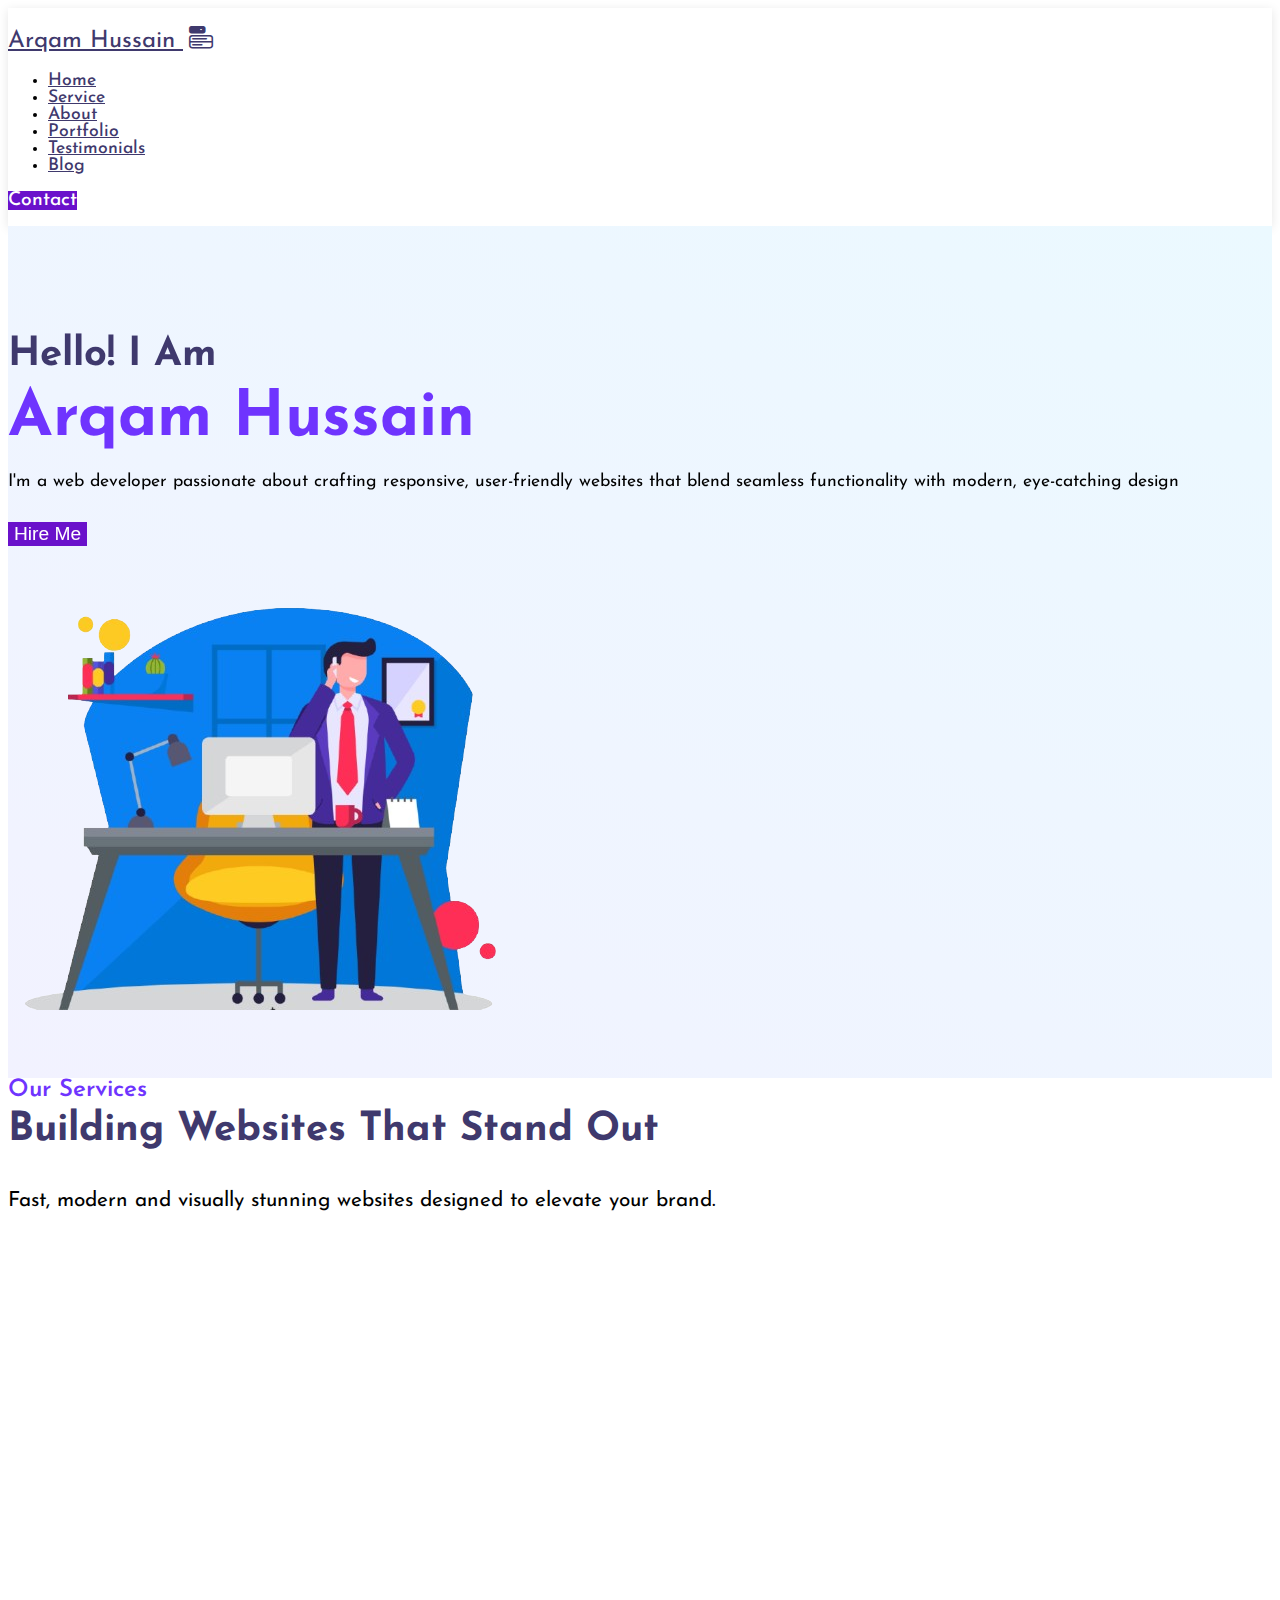
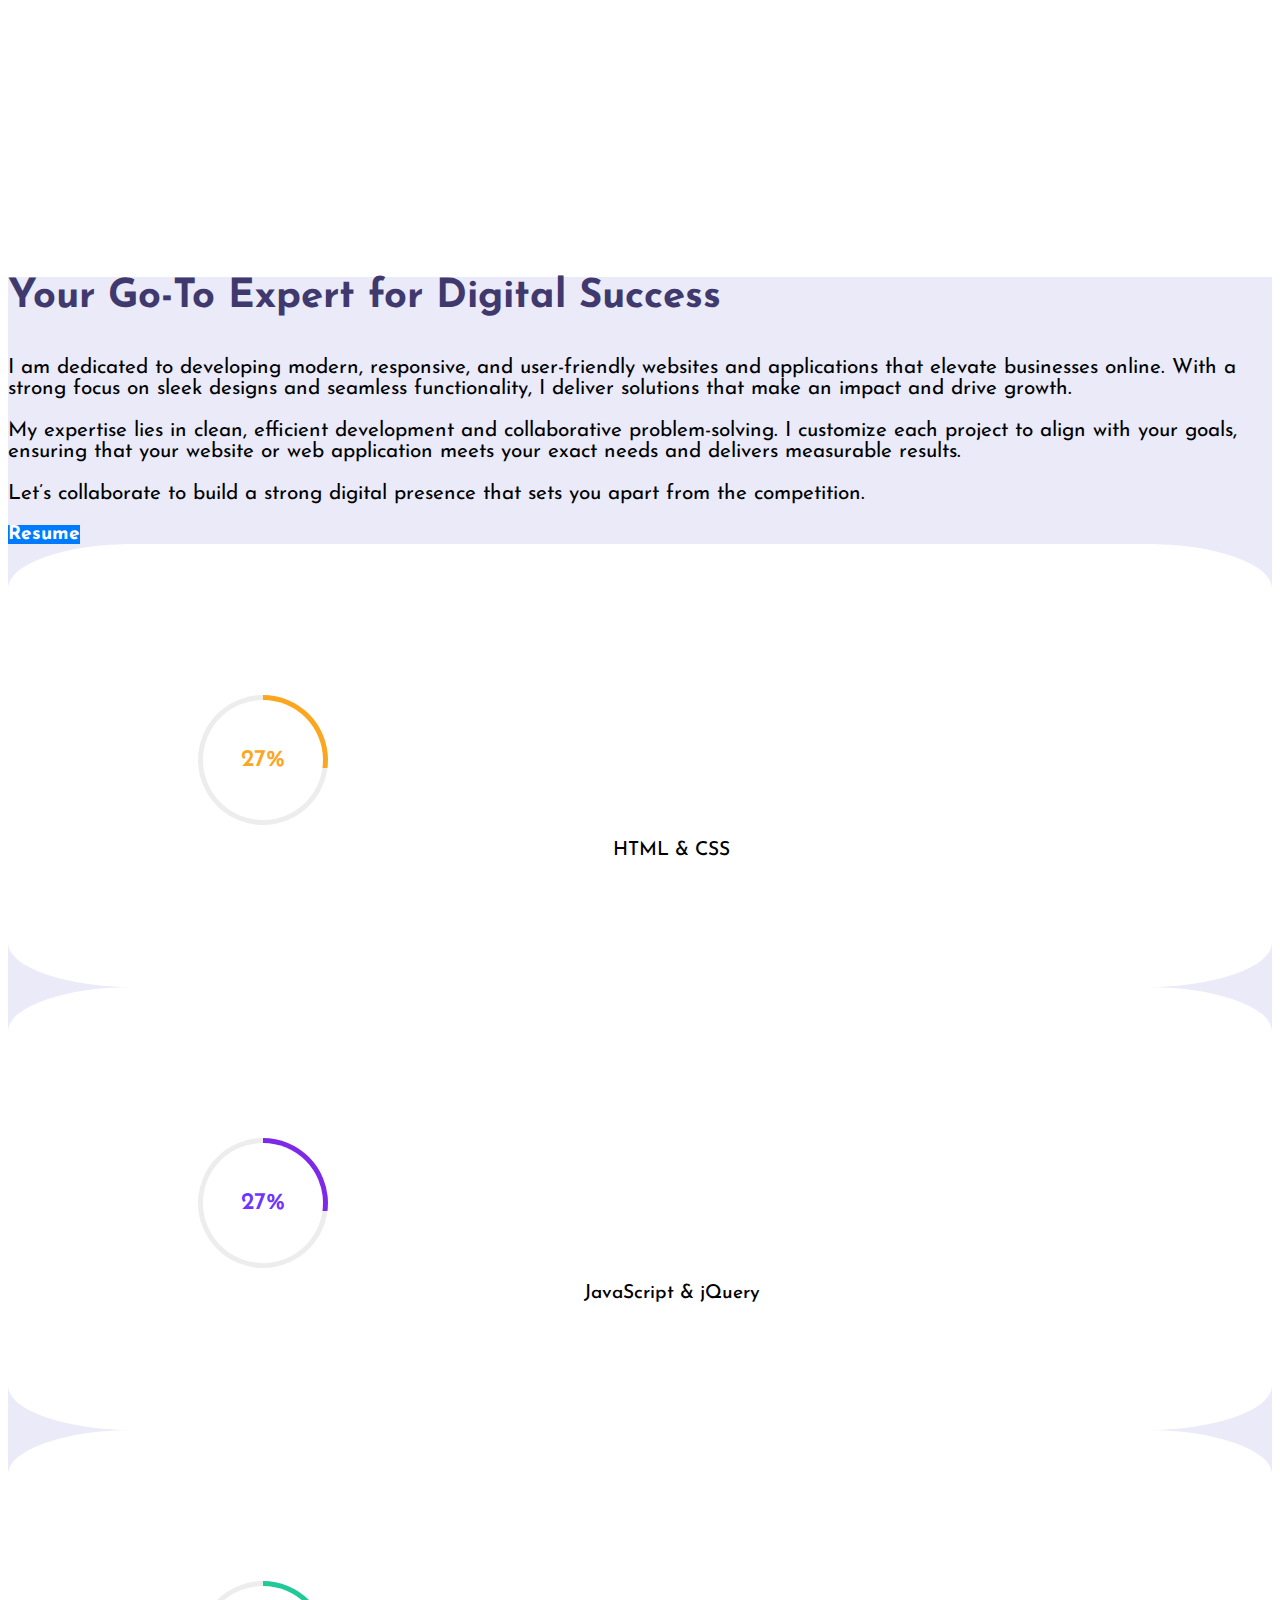
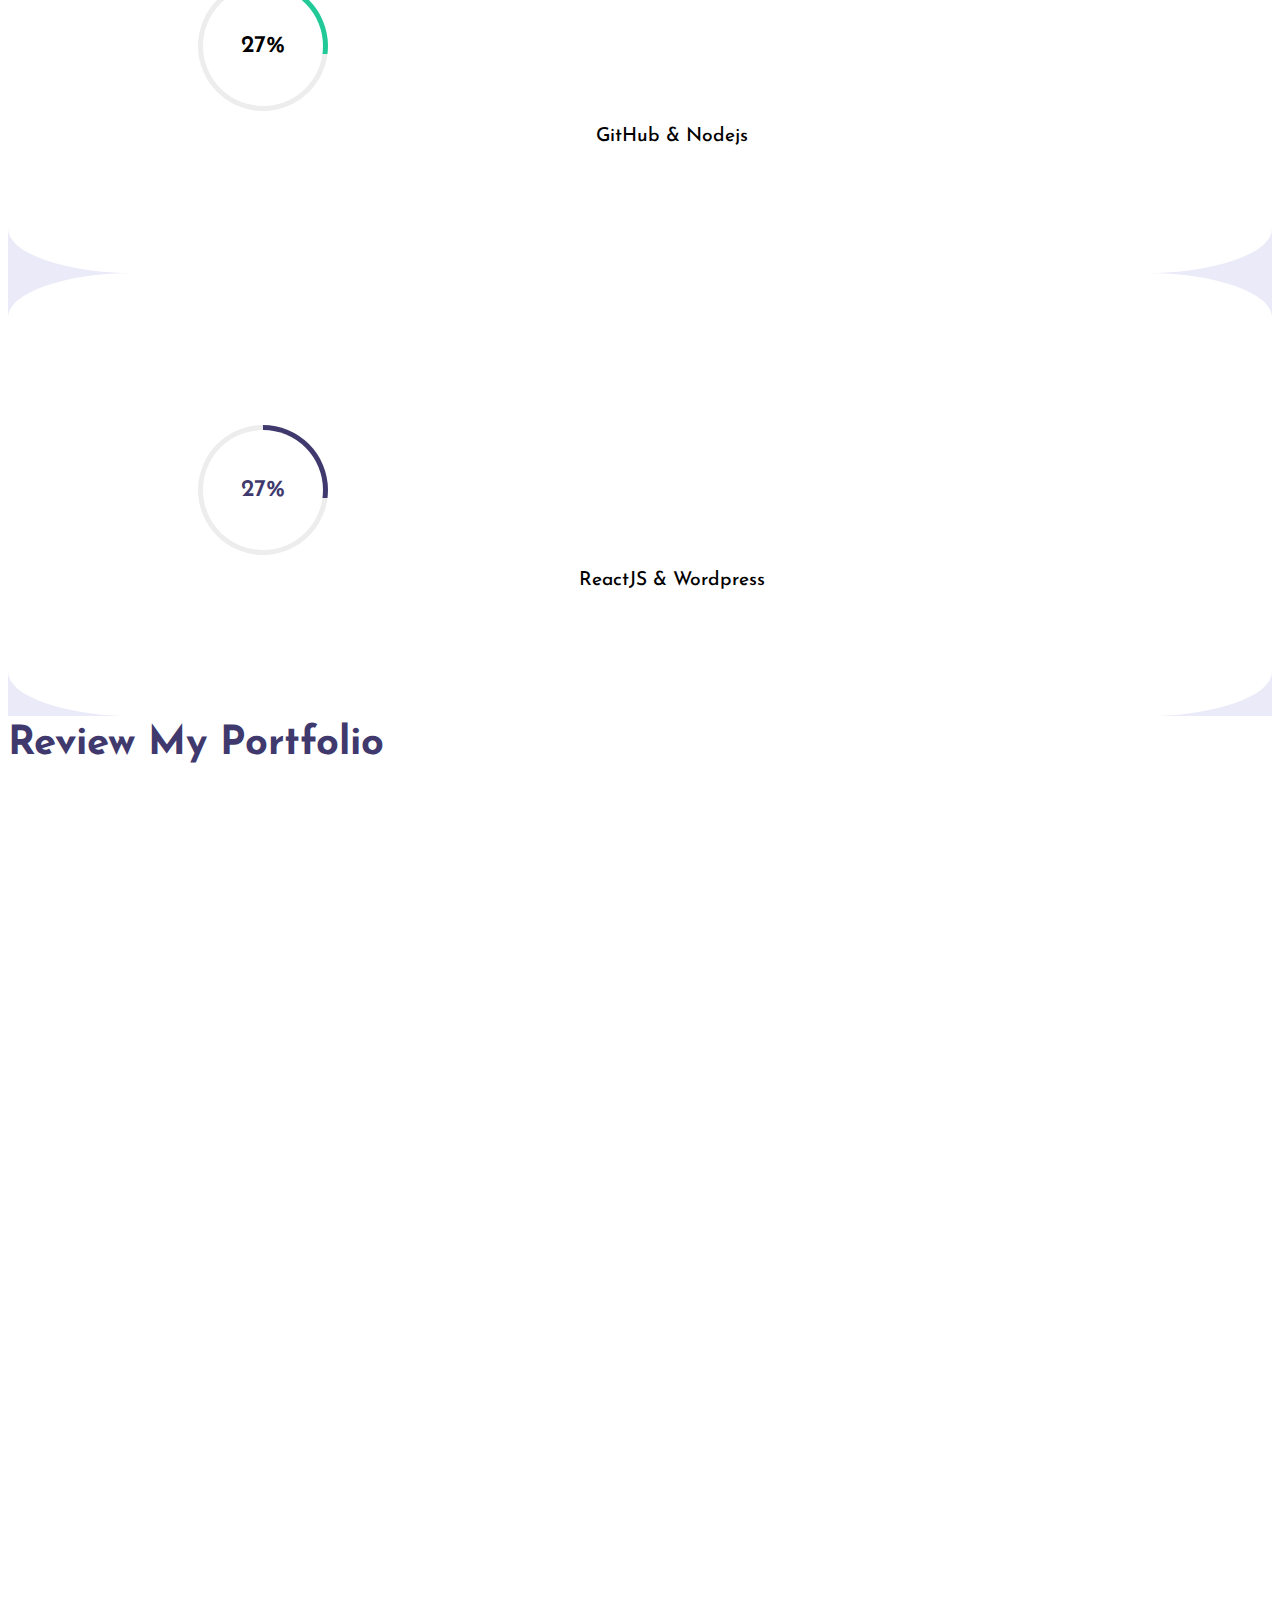
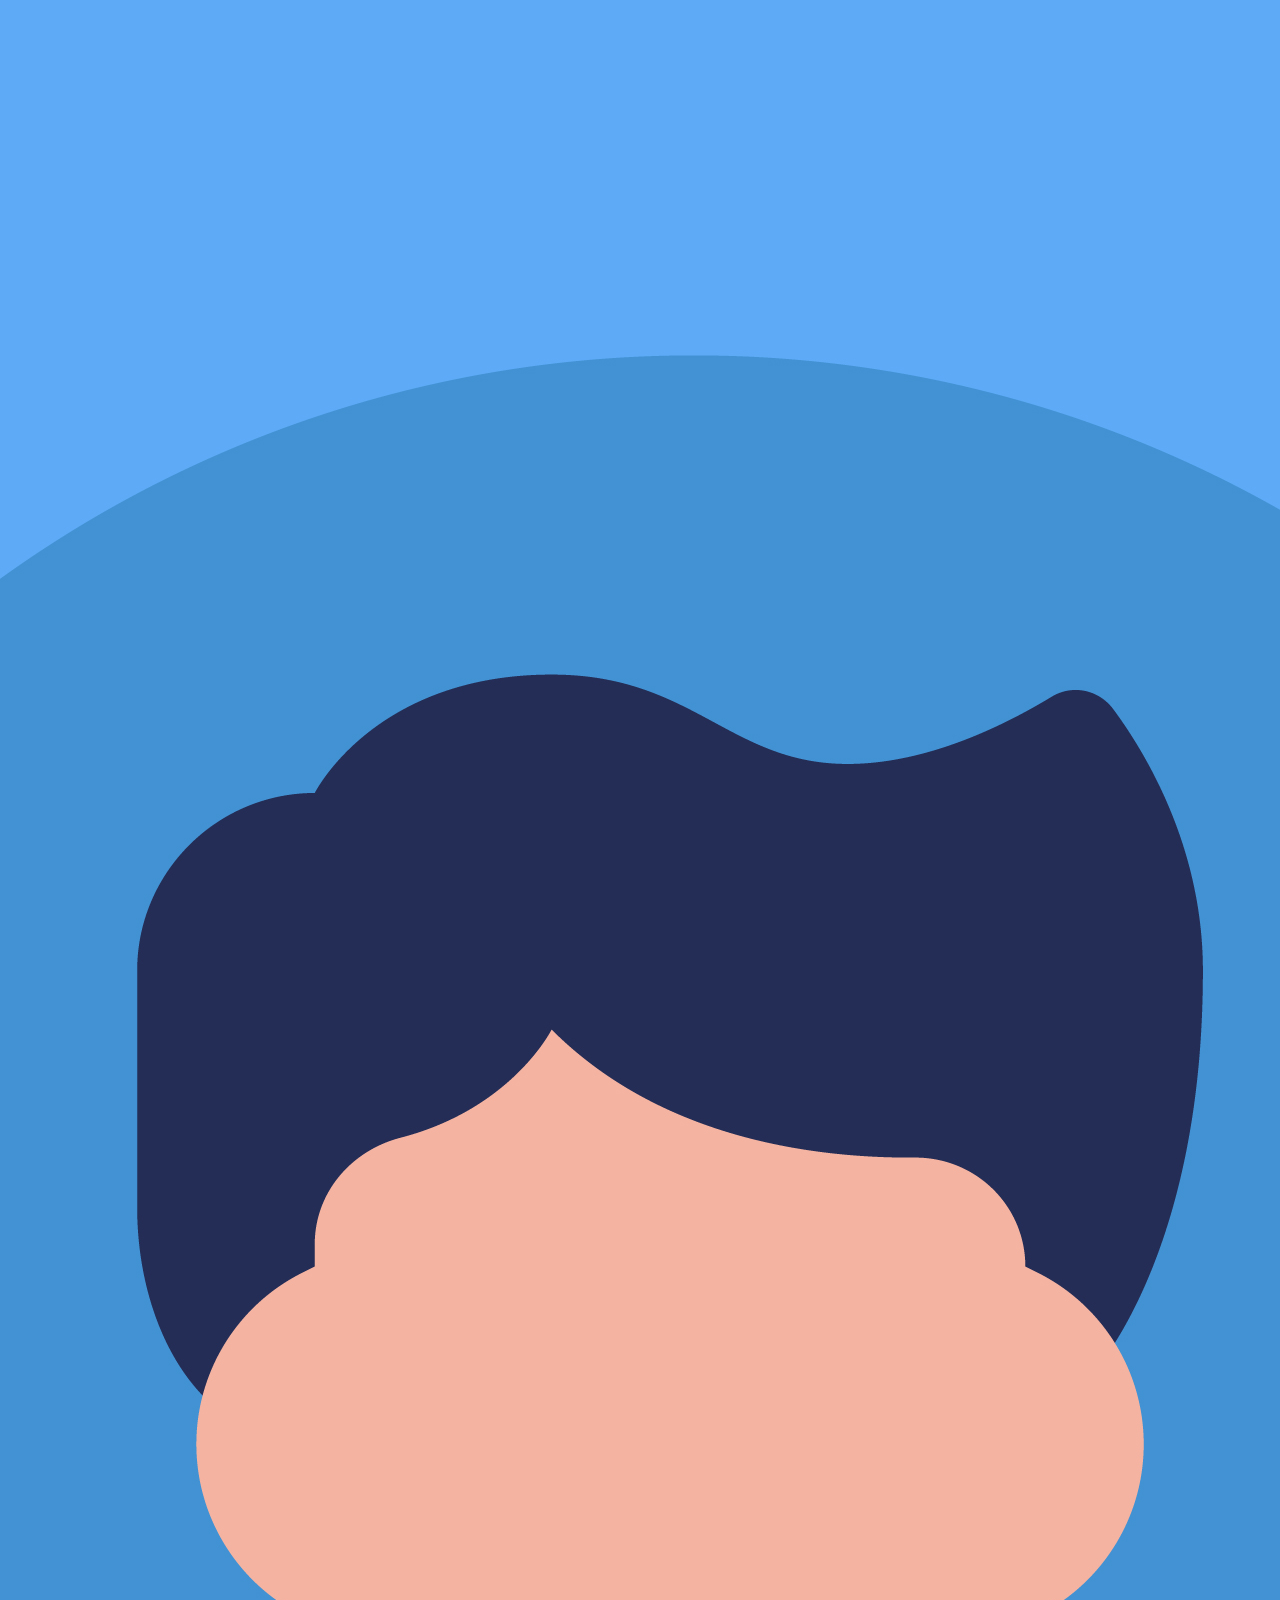
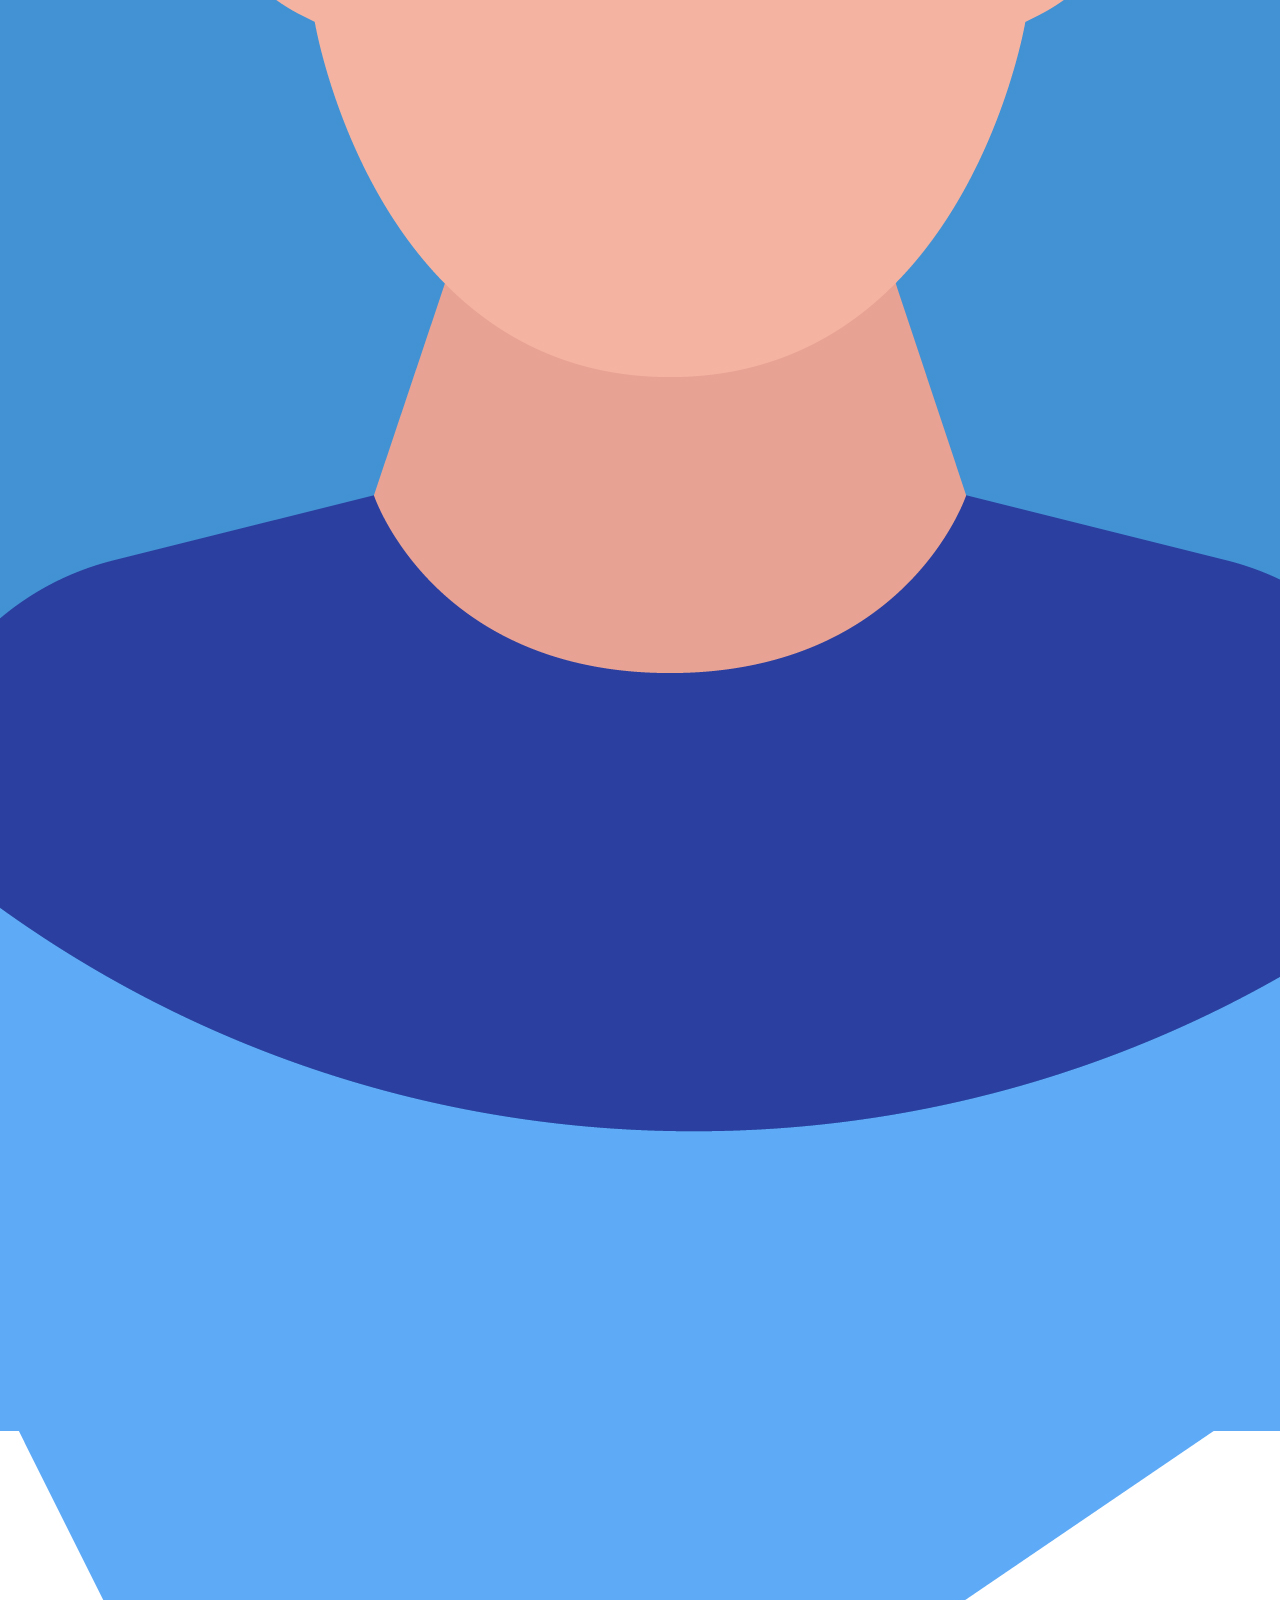
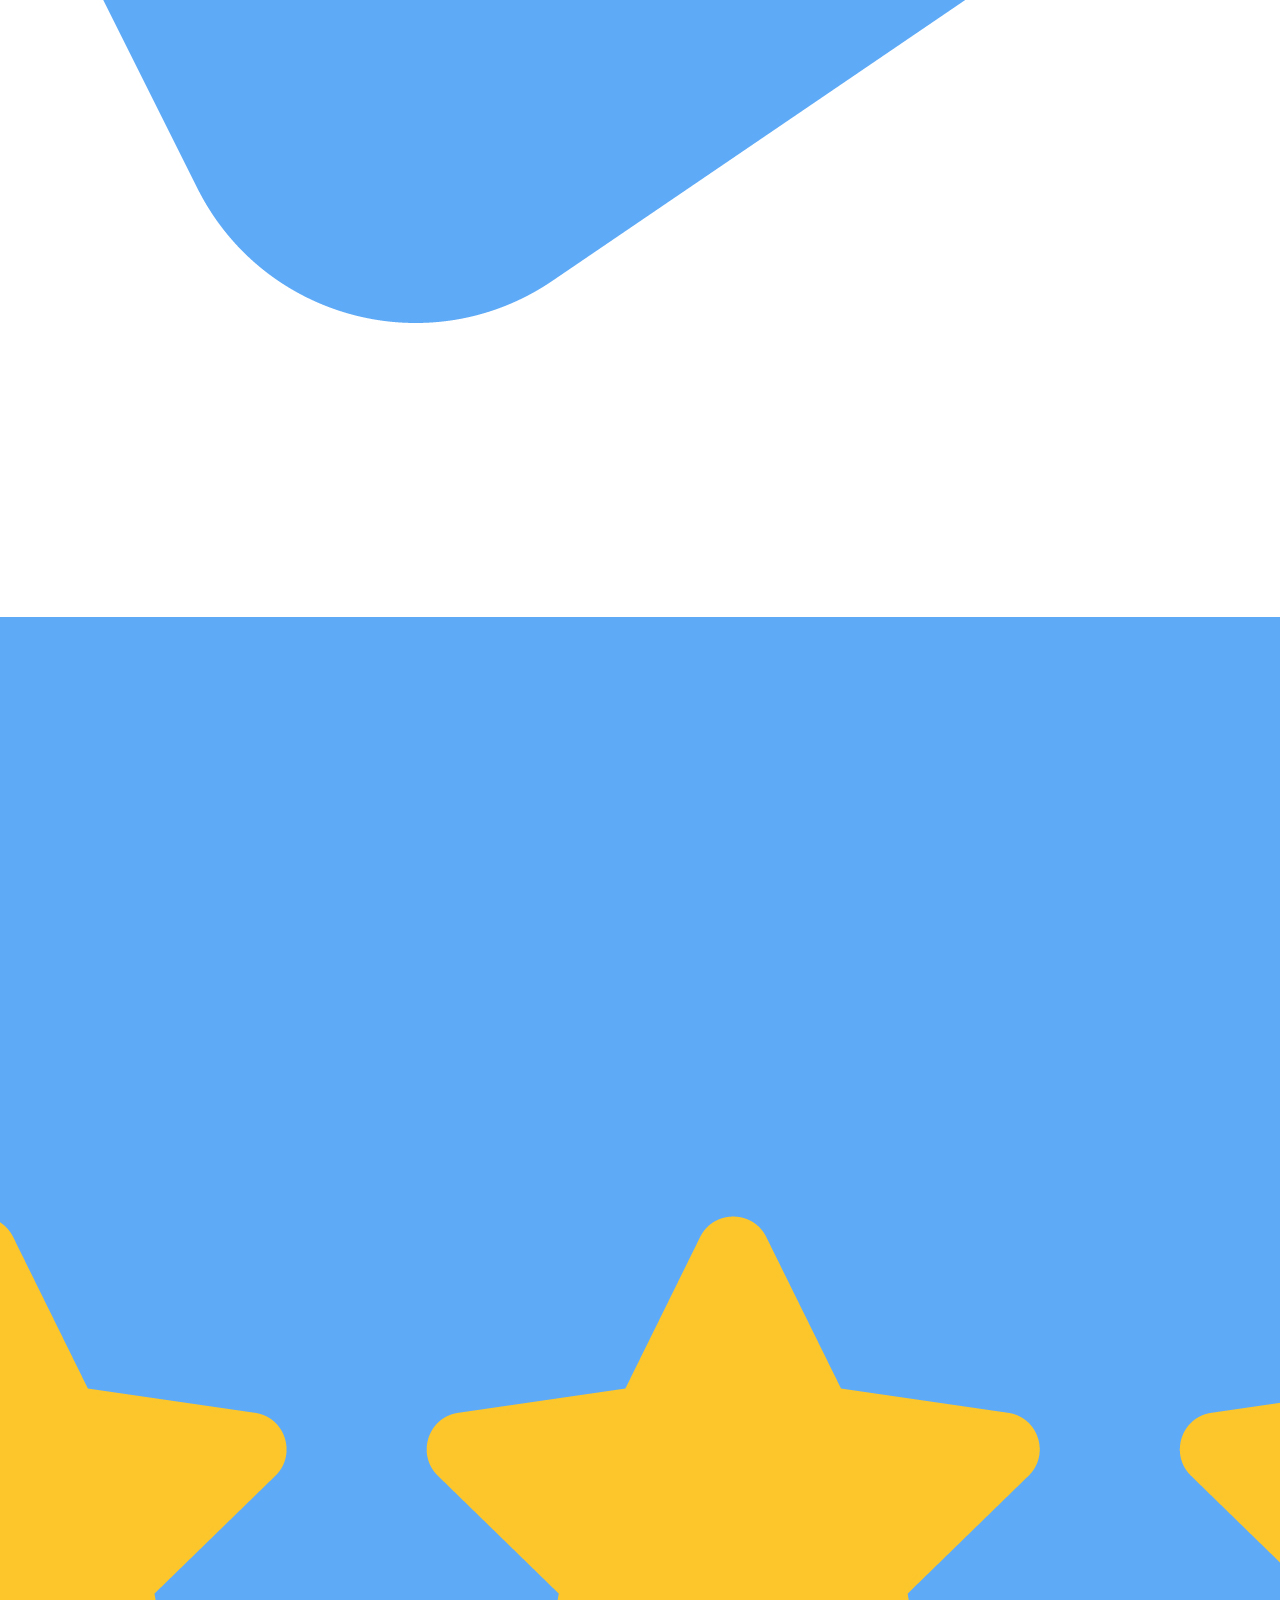
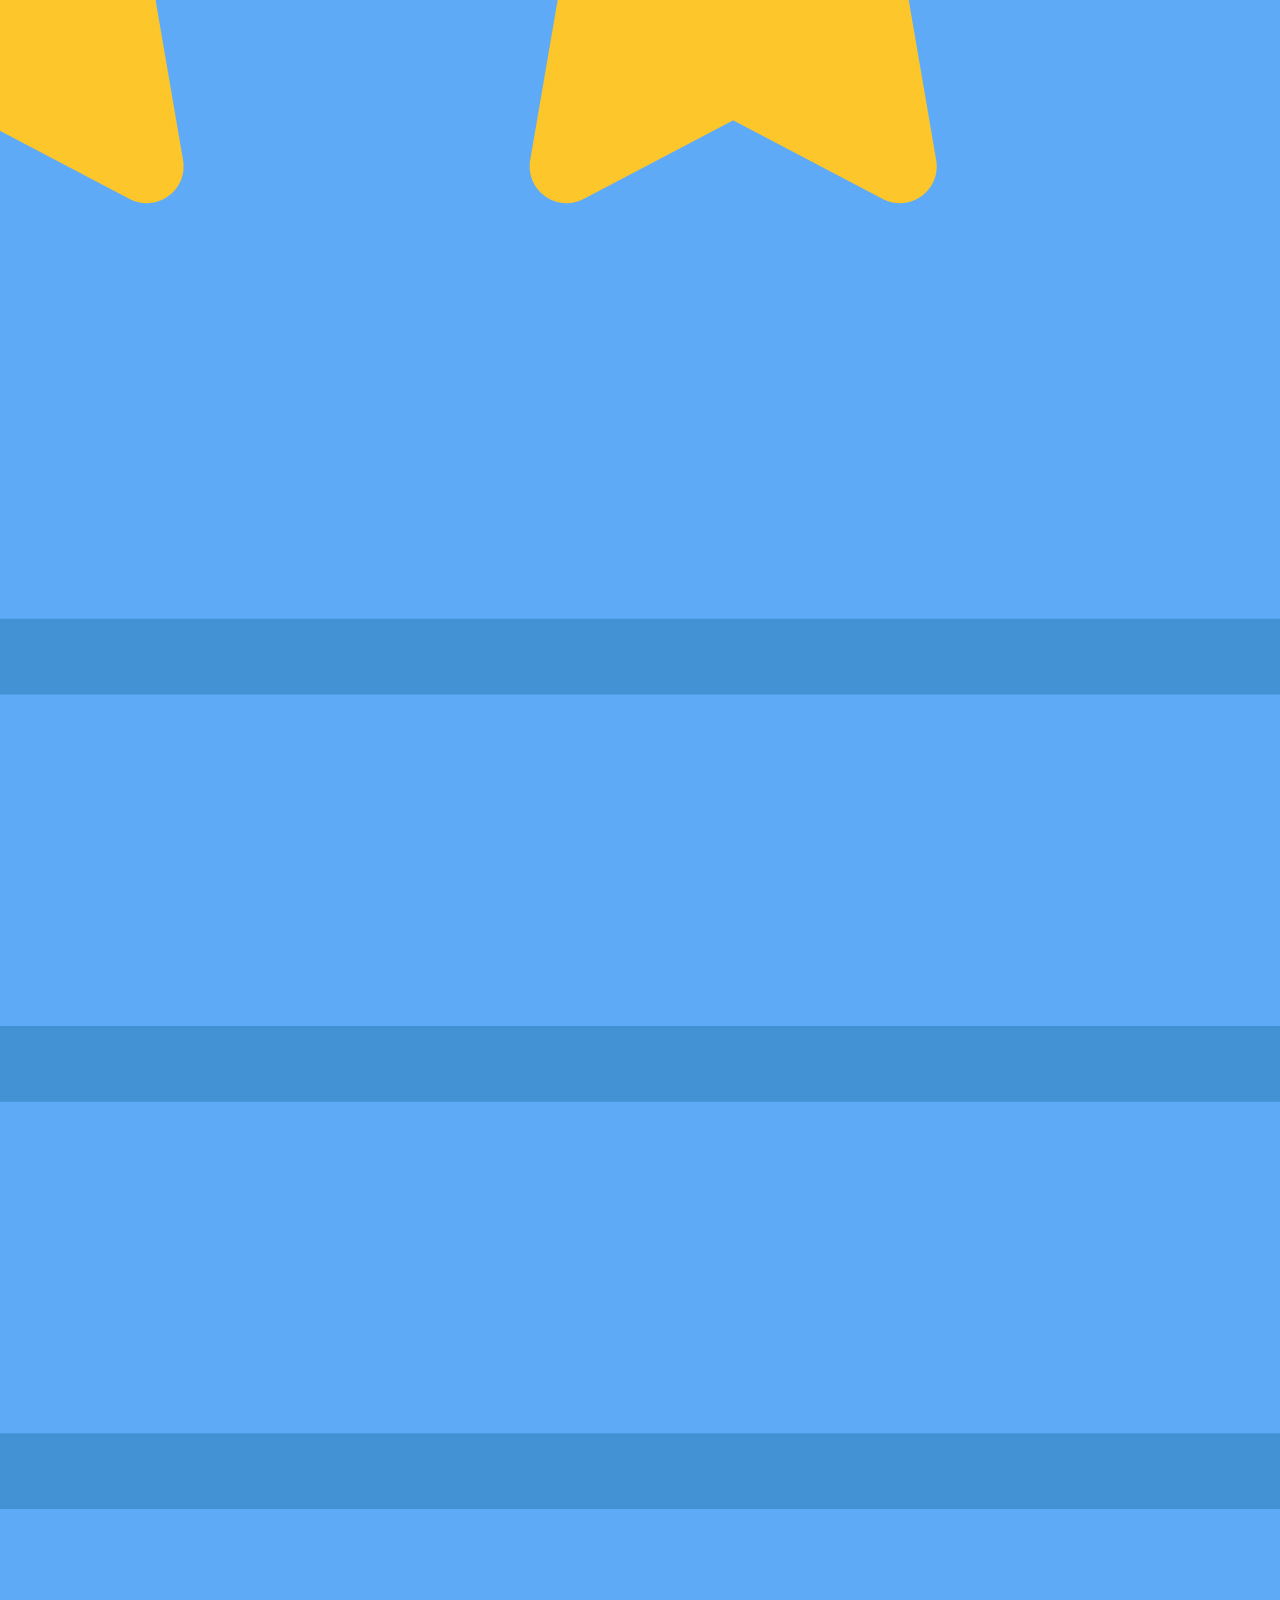
<file: index.html>
<!DOCTYPE html>
<html lang="en">
  <head>
    <meta charset="UTF-8" />
    <meta http-equiv="X-UA-Compatible" content="IE=edge" />
    <meta name="viewport" content="width=device-width, initial-scale=1.0" />
    <title>Arqam Hussain</title>

    <!-- bootstrap css cdn link  -->
    <link
      href="https://cdn.jsdelivr.net/npm/bootstrap@5.2.3/dist/css/bootstrap.min.css"
      rel="stylesheet"
      integrity="sha384-rbsA2VBKQhggwzxH7pPCaAqO46MgnOM80zW1RWuH61DGLwZJEdK2Kadq2F9CUG65"
      crossorigin="anonymous"
    />
    <link rel="icon" href="./images/dg.jpg" type="image/jpg" sizes="any">
    <!-- custom css file -->
    <link rel="stylesheet" href="css/style.css" />

    <!-- google font link -->
    <link rel="preconnect" href="https://fonts.googleapis.com" />
    <link rel="preconnect" href="https://fonts.gstatic.com" crossorigin />
    <link
      href="https://fonts.googleapis.com/css2?family=Josefin+Sans:wght@300;400;500;600;700&display=swap"
      rel="stylesheet"
    />

    <!-- bootstrap icon cdn link  -->
    <link
      rel="stylesheet"
      href="https://cdn.jsdelivr.net/npm/bootstrap-icons@1.10.4/font/bootstrap-icons.css"
    />

    <!-- for adding animation to website we have use AOS library 
    AOS Library css file cdn link -->
    <link rel="stylesheet" href="https://unpkg.com/aos@next/dist/aos.css" />

    <!-- jquery cdn link  -->
    <script src="https://ajax.googleapis.com/ajax/libs/jquery/3.6.4/jquery.min.js"></script>
  </head>
  <body>
    <!-- navbar starts -->
    <style>
      /* Navbar Styles */
      .navbar {
        padding: 1rem 0;
        box-shadow: 0 2px 10px rgba(0, 0, 0, 0.1); /* Add a subtle shadow */
      }

      .navbar-brand {
        font-size: 1.5rem;
        color: #3f396d !important; /* Ensure brand color is consistent */
      }

      .navbar-toggler {
        border: none;
        background: none;
        font-size: 1.5rem;
        color: #3f396d; /* Match the brand color */
      }

      .navbar-toggler:focus {
        outline: none;
        box-shadow: none;
      }

      .navbar-nav {
        gap: 1rem; /* Space between nav items */
      }

      .nav-link {
        color: #3f396d !important; /* Match the brand color */
        font-weight: 500;
        transition: color 0.3s ease;
      }

      .nav-link:hover {
        color: #6a11cb !important; /* Change color on hover */
      }

      /* Contact Button */
      .c-btn {
        background-color: #6a11cb;
        color: white !important;
        font-weight: 500;
        transition: background-color 0.3s ease;
      }

      .c-btn:hover {
        background-color: #4d0a9b; /* Darker shade on hover */
      }

      /* Media Queries for Mobile Responsiveness */
      @media (max-width: 768px) {
        .navbar-nav {
          gap: 0.5rem; /* Reduce gap for smaller screens */
          padding-top: 1rem; /* Add padding for better spacing */
        }

        .navbar-collapse {
          background-color: white; /* Ensure background is white */
          padding: 1rem;
          border-radius: 0.5rem;
          box-shadow: 0 4px 12px rgba(0, 0, 0, 0.1); /* Add shadow for dropdown */
        }

        .c-btn {
          margin-top: 1rem; /* Add margin for better spacing */
        }
      }
    </style>
  </head>
  <body>
    <!-- Navbar -->
    <nav
      id="navbar-top"
      class="navbar navbar-expand-lg navbar-light bg-white sticky-top"
    >
      <div class="container-fluid px-3 px-md-5">
        <!-- Brand Logo -->
        <a class="navbar-brand fw-bold fs-2" href="#" style="color: #3f396d">
          Arqam Hussain
        </a>

        <!-- Hamburger Menu Button (Visible on Mobile) -->
        <button
          class="navbar-toggler"
          type="button"
          data-bs-toggle="collapse"
          data-bs-target="#navbarNav"
          aria-controls="navbarNav"
          aria-expanded="false"
          aria-label="Toggle navigation"
        >
          <i class="bi bi-menu-button-fill"></i> <!-- Bootstrap Icon for Menu -->
        </button>

        <!-- Navbar Links -->
        <div class="collapse navbar-collapse justify-content-center" id="navbarNav">
          <ul class="navbar-nav gap-3 gap-md-4" style="font-size: 1.1rem">
            <li class="nav-item">
              <a class="nav-link" aria-current="page" href="#home">Home</a>
            </li>
            <li class="nav-item">
              <a class="nav-link" href="#service">Service</a>
            </li>
            <li class="nav-item">
              <a class="nav-link" href="#about">About</a>
            </li>
            <li class="nav-item">
              <a class="nav-link" href="#portfolio">Portfolio</a>
            </li>
            <li class="nav-item">
              <a class="nav-link" href="#testimonial">Testimonials</a>
            </li>
            <li class="nav-item">
              <a class="nav-link" href="#blog">Blog</a>
            </li>
          </ul>
        </div>

        <!-- Contact Button (Hidden on Mobile) -->
        <a
          href="#contact"
          class="c-btn ms-4 py-2 px-4 rounded-pill d-none d-md-block"
          style="text-decoration: none; color: inherit;"
        >
          Contact
        </a>
      </div>
    </nav>

    <!-- navbar ends here -->

    <!-- home section starts  -->
    <section class="home pt-5 pb-5" id="home">
      <div class="container">
        <div class="row justify-content-evenly align-items-center">
          <!-- Text Content -->
          <div class="col-12 col-md-6 text-center text-md-start" data-aos="slide-right">
            <h2 style="color: #3f396d">
              Hello! I Am <br /><span class="c-orange">Arqam Hussain</span>
            </h2>
            <p class="text-muted" style="color: #000000;">
              <bold>I'm a web developer passionate about crafting responsive, user-friendly websites that blend seamless functionality with modern, eye-catching design</bold>
            </p>
            <div class="d-flex justify-content-center justify-content-md-start gap-3">
              <a href="https://wa.me/03131203615" target="_blank">
                <button class="c-btn h-btn mt-3 py-3 px-5 rounded-pill">
                  Hire Me
                </button>
              </a>
            </div>
          </div>
    
          <!-- Image Content -->
          <div class="col-12 col-md-4 mt-4 mt-md-0">
            <img src="./images/j.png" class="img-fluid" alt="Arqam Hussain" />
          </div>
        </div>
      </div>
    </section>
    <!-- home section ends here -->

    <!-- expertise section starts -->
    <section class="expertise mt-5" id="service">
      <div class="heading text-center">
        <small class="text-uppercase fw-bold text-primary">Our Services</small>
        <h3 class="mt-3 fw-bold">Building Websites That Stand Out</h3>
        <p class="fw-bold text-dark mt-3">Fast, modern and visually stunning websites designed to elevate your brand.</p>
      </div>
    </section>
    
    
      </div>
      <div class="row justify-content-evenly mt-5 g-4">
        <!-- Web Design Card -->
        <div class="col-12 col-md-6 col-lg-4" data-aos="fade-up" data-aos-delay="100">
          <div class="service-card text-center p-4 shadow-lg rounded-3 hover-scale bg-light">
            <div class="image-section mb-4">
              <img
                src="./images/service-icon1.png"
                class="img-fluid rounded-3"
                alt="Web Design Example"
              />
            </div>
            <div class="content">
              <h4 class="fw-bold mb-3">Creative Web Design</h4>
              <p class="text-muted mb-4">
                Designing visually stunning, user-friendly websites that captivate your audience and drive engagement.
              </p>
            </div>
          </div>
        </div>
    
        <!-- Front-End Development Card -->
        <div class="col-12 col-md-6 col-lg-4" data-aos="fade-up" data-aos-delay="200">
          <div class="service-card text-center p-4 shadow-lg rounded-3 hover-scale bg-light">
            <div class="image-section mb-4">
              <img
                src="./images/service-icon2.png"
                class="img-fluid rounded-3"
                alt="Front-End Development Example"
              />
            </div>
            <div class="content">
              <h4 class="fw-bold mb-3">Front-End Development</h4>
              <p class="text-muted mb-4">
                Building responsive, fast, and scalable websites using the latest front-end technologies.
              </p>
            </div>
          </div>
        </div>
    
        <!-- UI/UX Design Card -->
        <div class="col-12 col-md-6 col-lg-4" data-aos="fade-up" data-aos-delay="300">
          <div class="service-card text-center p-4 shadow-lg rounded-3 hover-scale bg-light">
            <div class="image-section mb-4">
              <img
                src="./images/service-icon4.png"
                class="img-fluid rounded-3"
                alt="UI/UX Design Example"
              />
            </div>
            <div class="content">
              <h4 class="fw-bold mb-3">UI/UX Design</h4>
              <p class="text-muted mb-4">
                Crafting intuitive and seamless user experiences that enhance usability and satisfaction.
              </p>
            </div>
          </div>
        </div>
    
    
        <!-- Performance Optimization Card -->
        <div class="col-12 col-md-6 col-lg-4" data-aos="fade-up" data-aos-delay="300">
          <div class="service-card text-center p-4 shadow-lg rounded-3 hover-scale bg-light">
            <div class="image-section mb-4">
              <img
                src="./images/service-icon3.png"
                class="img-fluid rounded-3"
                alt="Performance Optimization Example"
              />
            </div>
            <div class="content">
              <h4 class="fw-bold mb-3">Performance Optimization</h4>
              <p class="text-muted mb-4">
                Enhancing website speed and performance for a smoother user experience.
              </p>
            </div>
          </div>
        </div>
      </div>
    </section>
    <!-- expertise section ends here -->
    
    <!-- Add this CSS for hover effect and animations -->
    <style>
      .hover-scale {
        transition: transform 0.3s ease, box-shadow 0.3s ease;
      }
      .hover-scale:hover {
        transform: translateY(-10px);
        box-shadow: 0 12px 24px rgba(0, 0, 0, 0.15);
      }
      .text-gradient {
        background: linear-gradient(90deg, #6a11cb, #2575fc);
        -webkit-background-clip: text;
        -webkit-text-fill-color: transparent;
      }
      .service-card {
        background: white;
        border: 1px solid #e9ecef;
        transition: all 0.3s ease;
      }
      .service-card:hover {
        border-color: #2575fc;
      }
      .image-section img {
        transition: transform 0.3s ease;
      }
      .image-section img:hover {
        transform: scale(1.05);
      }
    </style>

    <!-- skill section starts -->
<!-- skill section starts -->
<!-- skill section starts -->
<section class="skill mt-5 py-5" id="about">
  <div class="row justify-content-evenly">
    <!-- Skill Details Section (Moved to Top) -->
    <div class="col-10 col-md-12 skill-detail text-center">
      <div class="heading mt-5 mt-md-3">
        <h3>Your Go-To Expert for Digital Success</h3>
        <p class="text-muted small-text">
            I am dedicated to developing modern, responsive, and user-friendly websites and applications that elevate businesses online. With a strong focus on sleek designs and seamless functionality, I deliver solutions that make an impact and drive growth.
        </p>
        <p class="text-muted small-text">
            My expertise lies in clean, efficient development and collaborative problem-solving. I customize each project to align with your goals, ensuring that your website or web application meets your exact needs and delivers measurable results.
        </p>
        <p class="text-muted small-text">
            Let’s collaborate to build a strong digital presence that sets you apart from the competition.
        </p>
        <a href="https://resume-arqam.netlify.app/" target="_blank" rel="noopener noreferrer" class="c-btn h-btn mt-3 py-3 px-5 rounded-pill" style="background-color: #007bff; border: none; color: #fff; text-decoration: none; font-weight: bold; display: inline-block;">
            Resume
        </a>
    </div>    
    <!-- Skill Progress Section (Moved to Bottom) -->
    <div class="col-10 col-md-12 skill-with-progress mt-5">
      <div class="row justify-content-evenly">
        <!-- HTML & CSS -->
        <div class="col-10 col-md-6 col-lg-3 mb-4">
          <div class="progress-card ms-3 ms-md-0 border border-dark">
            <div class="circular-progress html-css">
              <span class="progress-value html-progress">80%</span>
            </div>
            <br />
            <span class="text">HTML & CSS</span>
          </div>
        </div>
        <!-- JavaScript -->
        <div class="col-10 col-md-6 col-lg-3 mb-4">
          <div class="progress-card ms-3 ms-md-0 border border-dark">
            <div class="circular-progress javascript">
              <span class="progress-value javascript-progress">89%</span>
            </div>
            <br />
            <span class="text">JavaScript & jQuery</span>
          </div>
        </div>
        <!-- GitHub & Git -->
        <div class="col-10 col-md-6 col-lg-3 mb-4">
          <div class="progress-card ms-3 ms-md-0 border border-dark">
            <div class="circular-progress github-git">
              <span class="progress-value github-git-progress">90%</span>
            </div>
            <br />
            <span class="text">GitHub & Nodejs</span>
          </div>
        </div>
        <!-- ReactJS -->
        <div class="col-10 col-md-6 col-lg-3 mb-4">
          <div class="progress-card ms-3 ms-md-0 border border-dark">
            <div class="circular-progress reactjs">
              <span class="progress-value reactjs-progress">88%</span>
            </div>
            <br />
            <span class="text">ReactJS & Wordpress</span>
          </div>
        </div>
      </div>
    </div>
  </div>
</section>


    <!-- skill section end here -->

  <!-- Portfolio Section Starts Here -->
<section class="portfolio" id="portfolio">
  <div class="heading text-center pt-5">
    <h3>Review My Portfolio</h3>
  </div>

  <div class="portfolio-body">
    <div class="row justify-content-evenly px-4">
      <div class="post col-md-4 game all col-10 mt-3 mt-md-0" data-aos="fade-up">
        <div class="card">
          <img src="./images/Screenshot (115).png" class="card-img-top" alt="2048 Game" />
          <div class="card-body text-center">
            <h4 class="card-title">Portfolio Website</h4>
            <span class="badge bg-secondary badge-pill">HTML & CSS</span>
            <span class="badge bg-secondary badge-pill">Bootstrap & JavaScript</span>
            <br /><br />
            <a href="https://github.com/arqam66/portfolio_website" target="_blank" class="link">Read More</a>
          </div>
        </div>
      </div>
      <div class="post col-md-4 website all col-10 mt-3 mt-md-0" data-aos="fade-up">
        <div class="card">
          <img src="./images/Screenshot (116).png" class="card-img-top" alt="Currency Converter" />
          <div class="card-body text-center">
            <h4 class="card-title">Resume</h4>
            <span class="badge bg-secondary badge-pill">HTML & CSS</span>
            <span class="badge bg-secondary badge-pill">JavaScript & jQuery</span>
            <br /><br />
            <a href="https://github.com/arqam66/resume" target="_blank" class="read-more-btn link">Read More</a>
          </div>
        </div>
      </div>
      <div class="post col-md-4 webapp all col-10 mt-3 mt-md-0" data-aos="fade-up">
        <div class="card">
          <img src="./images/Screenshot (117).png" class="card-img-top" alt="Dictionary" />
          <div class="card-body text-center">
            <h4 class="card-title">Ecomile Monitor Website</h4>
            <span class="badge bg-secondary badge-pill">HTML & CSS</span>
            <span class="badge bg-secondary badge-pill">JavaScript & SCSS & React</span>
            <br /><br />
            <a href="https://github.com/arqam66/ecomile_monitors" target="_blank" class="read-more-btn link">Read More</a>
          </div>
        </div>
      </div>
    </div>
    <div class="row justify-content-evenly mt-4 px-4">
      <div class="post col-md-4 game all col-10 mt-3 mt-md-0" data-aos="fade-up">
        <div class="card">
          <img src="./images/Screenshot (120).png" class="card-img-top" alt="PicEditor App" />
          <div class="card-body text-center">
            <h4 class="card-title">Happy Brithay Suprise</h4>
            <span class="badge bg-secondary badge-pill">HTML & CSS</span>
            <span class="badge bg-secondary badge-pill">JavaScript & jquery</span>
            <br> <br>
            <a href="https://github.com/arqam66/happy_brithday_suprise" target="_blank" class="read-more-btn link">Read More</a>
          </div>
        </div>
      </div>
      <div class="post col-md-4 website all col-10 mt-3 mt-md-0" data-aos="fade-up">
        <div class="card">
          <img src="/images/Screenshot (125).png" class="card-img-top" alt="TicTacToe Game" />
          <div class="card-body text-center">
            <h4 class="card-title">Portfolio Website</h4>
            <span class="badge bg-secondary badge-pill">HTML & CSS</span>
            <span class="badge bg-secondary badge-pill">JavaScript  &  Bootstrap</span>
           <br> <br>
            <a href="https://github.com/arqam66/portfolio-part-2" target="_blank" class="read-more-btn link">Read More</a>
          </div>
        </div>
      </div>
      </div>
    </div>
  </div>
</section>

<!-- CSS to Add Black Borders -->
<style>
  .portfolio .card {
    border: 2px solid black;
    border-radius: 10px; /* Optional: Rounds the corners */
    padding: 10px; /* Optional: Adds some spacing inside */
  }
</style>

    <!-- portfolio section ends here -->


    <!-- testimonial section starts  -->
    <section class="testimonial mt-5 pt-5" id="testimonial">
      <div class="row justify-content-evenly">
        <div class="col-md-4 col-10" data-aos="slide-right">
          <img src="./images/d.jpg" class="img-fluid" alt="Happy Clients" />
        </div>
        <div class="col-md-6 col-10 mt-5" data-aos="slide-left">
          <div class="heading">
            <small>Testimonials</small>
            <h3>What Our Clients Say</h3>
            <div id="carouselExampleControls" class="carousel slide" data-bs-ride="carousel">
              <div class="carousel-inner">
                <div class="carousel-item active">
                  <div class="row justify-content-evenly">
                    <div class="col-2 text-center">
                      <i class="bi bi-quote"></i>
                    </div>
                    <div class="col-10">
                      <p class="text-muted">
                        "Arqam Hussain created a stunning, responsive website for us. His work is precise, and he communicates brilliantly. Highly recommended!"
                      </p>
                      <h4>Ali Ahmed</h4>
                      <small class="fs-6 text-muted">Owner, Lahore Crafts</small>
                    </div>
                  </div>
                </div>
                <div class="carousel-item">
                  <div class="row justify-content-evenly">
                    <div class="col-2 text-center">
                      <i class="bi bi-quote"></i>
                    </div>
                    <div class="col-10">
                      <p class="text-muted">
                        "Arqam understood our needs perfectly and delivered a website that exceeded our expectations. Great work!"
                      </p>
                      <h4>Fatima Khan</h4>
                      <small class="fs-6 text-muted">Manager, Karachi Bakes</small>
                    </div>
                  </div>
                </div>
                <div class="carousel-item">
                  <div class="row justify-content-evenly">
                    <div class="col-2 text-center">
                      <i class="bi bi-quote"></i>
                    </div>
                    <div class="col-10">
                      <p class="text-muted">
                        "Arqam is a talented developer. He made our website user-friendly and modern. We’re very happy with his work!"
                      </p>
                      <h4>Usman Malik</h4>
                      <small class="fs-6 text-muted">CEO, Islamabad Tech</small>
                    </div>
                  </div>
                </div>
                <div class="carousel-item">
                  <div class="row justify-content-evenly">
                    <div class="col-2 text-center">
                      <i class="bi bi-quote"></i>
                    </div>
                    <div class="col-10">
                      <p class="text-muted">
                        "Arqam’s dedication and skills are unmatched. He delivered a website that truly represents our brand. Thank you!"
                      </p>
                      <h4>Ayesha Raza</h4>
                      <small class="fs-6 text-muted">Founder, Faisalabad Designs</small>
                    </div>
                  </div>
                </div>
              </div>
            </div>
          </div>
              <button class="nextprev-btn rounded-pill prev-btn" type="button" data-bs-target="#carouselExampleControls" data-bs-slide="prev">
                <i class="bi bi-arrow-left-circle-fill prev"></i>
                <span class="visually-hidden">Previous</span>
              </button>
              <button class="nextprev-btn rounded-pill next-btn" type="button" data-bs-target="#carouselExampleControls" data-bs-slide="next">
                <i class="bi bi-arrow-right-circle-fill next"></i>
                <span class="visually-hidden">Next</span>
              </button>
            </div>
          </div>
        </div>
      </div>
    </section>
    
 
    <!-- blog section ends here -->
<!-- Blog Section Starts -->
<section class="blog mt-5 pb-5" id="blog">
  <div class="heading text-center pt-5">
    <small>Insights & Updates</small>
    <h3>Web Development Blog</h3>
  </div>
  <div class="row justify-content-evenly px-4 mt-4" data-aos="fade-up">
    <!-- Blog Post 1: Responsive Design -->
    <div class="blogpost col-md-4 col-10 mt-2 mt-md-0 webdev all">
      <div class="card">
        <img src="./images/andy-holmes-webyw4NsFPg-unsplash.jpg" class="card-img-top rounded-4" alt="Responsive Design" />
        <div class="card-body px-4">
          <small>By Arqam Hussain</small>
          <span class="ms-3">Jan 15, 2024</span>
          <h4 class="card-title">
            <a href="bolg.html">Responsive Web Design Websites for Every Device</a>
          </h4>
          <p class="text-muted">
            Learn how to create websites that look stunning on all devices. Explore the principles of responsive design, including flexible grids, media queries, and mobile-first strategies.
          </p>
        </div>
      </div>
    </div>

    <!-- Blog Post 2: JavaScript Frameworks -->
    <div class="blogpost col-md-4 col-10 mt-5 mt-md-0 webdev all">
      <div class="card">
        <img src="./images/6184436_3094293.jpg" class="card-img-top rounded-4" alt="JavaScript Frameworks" />
        <div class="card-body px-4">
          <small>By Arqam Hussain</small>
          <span class="ms-3">Sep 15, 2024</span>
          <h4 class="card-title">
            <a href="bolg2.html">Top JavaScript Frameworks</a>
          </h4>
          <p class="text-muted">
            Discover the most popular JavaScript frameworks like React, Angular, and Vue.js. Understand their strengths, use cases, and how to choose the right one for your project.
          </p>
        </div>
      </div>
    </div>

    <!-- Blog Post 3: Future of Web Development -->
    <div class="blogpost col-md-4 col-10 mt-5 mt-md-0 webdev all">
      <div class="card">
        <img src="./images/11641810_4758689.jpg" class="card-img-top rounded-4" alt="Future of Web Development" />
        <div class="card-body px-4">
          <small>By Arqam Hussain</small>
          <span class="ms-3">Dec 5, 2024</span>
          <h4 class="card-title">
            <a href="bolg3.html">The Future of Web Development</a>
          </h4>
          <p class="text-muted">
            Explore the latest trends shaping the future of web development, including AI integration, progressive web apps (PWAs), and the rise of WebAssembly. Stay ahead of the curve!
          </p>
        </div>
      </div>
    </div>
  </div>
</section>
<!-- Blog Section Ends -->
    <!-- contact section starts -->
    <!-- contact section starts -->
<!-- Contact Section -->
<section class="contact py-5" id="contact">
  <div class="heading text-center">
    <small>Get in Touch</small>
    <h3>Any Questions? Feel Free to Contact</h3>
  </div>
  <div class="row justify-content-evenly mt-5">
    <!-- Embedded Google Map -->
    <div class="col-md-5 col-10 contact-details" data-aos="slide-right">
      <iframe
        src="https://www.google.com/maps/embed?pb=!1m18!1m12!1m3!1d3620.041714740918!2d67.0285143150031!3d24.861837984051!2m3!1f0!2f0!3f0!3m2!1i1024!2i768!4f13.1!3m3!1m2!1s0x3eb33e9b4f0e3b5f%3A0x4f5f5e5e5e5e5e5e!2sSaddar%2C%20Karachi%2C%20Pakistan!5e0!3m2!1sen!2s!4v1629999999999!5m2!1sen!2s"
        width="100%"
        height="450"
        style="border:0;"
        allowfullscreen=""
        loading="lazy"
        aria-label="Google Maps location of Saddar, Karachi, Pakistan"
      ></iframe>
    </div>

    <!-- Contact Form -->
    <div class="col-md-5 col-10 mt-3 mt-md-0" data-aos="slide-left">
      <form action="https://formspree.io/f/mqaeylnp" method="POST">
        <div class="contact-form">
          <!-- Name Field -->
          <div class="mb-3">
            <input
              type="text"
              class="form-control input-field"
              id="name"
              name="name"
              placeholder="Name"
              required
            />
          </div>

          <!-- Email Field -->
          <div class="mb-3">
            <input
              type="email"
              class="form-control input-field"
              id="email"
              name="email"
              placeholder="E-mail"
              required
            />
          </div>

          <!-- Mobile Number Field -->
          <div class="mb-3">
            <input
              type="text"
              class="form-control input-field"
              id="mobile"
              name="mobile"
              placeholder="Mobile No."
            />
          </div>

          <!-- Message Field -->
          <div class="mb-3">
            <textarea
              class="form-control input-field"
              id="message"
              name="message"
              placeholder="Message"
              rows="5"
              required
            ></textarea>
          </div>

          <!-- Submit Button -->
          <button type="submit" class="submit-btn mt-3 py-3 px-5 rounded-pill">
            Submit
          </button>
        </div>
      </form>
    </div>
  </div>
</section>
<!-- Contact Section Ends Here -->

<!-- Back to Top Button -->
<button
  type="button"
  class="btn btn-floating btn-lg rounded-pill"
  id="btn-back-to-top"
  aria-label="Back to top"
>
  <i class="bi bi-arrow-up"></i>
</button>

<!-- JavaScript for Back to Top Button -->
<script>
  // Back to top button functionality
  const backToTopButton = document.getElementById("btn-back-to-top");

  window.addEventListener("scroll", () => {
    if (window.pageYOffset > 300) {
      backToTopButton.style.display = "block";
    } else {
      backToTopButton.style.display = "none";
    }
  });

  backToTopButton.addEventListener("click", () => {
    window.scrollTo({ top: 0, behavior: "smooth" });
  });
</script>

<!-- Custom CSS for Input Fields and Submit Button -->
<style>
  /* Add a dark border to all input fields and textarea */
  .input-field {
    border: 2px solid #333; /* Dark border */
    border-radius: 5px; /* Optional: Add rounded corners */
    padding: 10px; /* Optional: Add padding for better spacing */
  }

  /* Style for the submit button */
  .submit-btn {
    background-color: #007bff; /* Default button color */
    color: white; /* Text color */
    border: none; /* Remove border */
    cursor: pointer; /* Pointer cursor on hover */
    transition: none; /* Disable any transitions */
  }

  .submit-btn:hover,
  .submit-btn:focus,
  .submit-btn:active {
    background-color: #007bff; /* Keep the same color on hover/focus/active */
    color: white; /* Keep the same text color */
    box-shadow: none; /* Remove any box shadow */
    outline: none; /* Remove outline on focus */
    transform: none; /* Disable any transformations */
  }
</style>

    <!-- footer section starts  -->
    <footer class="text-center text-muted py-4 bg-dark">
      <h3 class="text-white pt-4 fw-bold" data-aos="fade-up">Arqam Hussain</h3>
      <div class="link-group mt-5" data-aos="fade-up">
        <a href="#home" class="text-white fw-bold mx-2 text-decoration-none">Home</a>
        <div class="vr text-white"></div>
        <a href="#about" class="text-white fw-bold mx-2 text-decoration-none">About</a>
        <div class="vr text-white"></div>
        <a href="#service" class="text-white fw-bold mx-2 text-decoration-none">Service</a>
        <div class="vr text-white"></div>
        <a href="#portfolio" class="text-white fw-bold mx-2 text-decoration-none">Portfolio</a>
        <div class="vr text-white"></div>
        <a href="#blog" class="text-white fw-bold mx-2 text-decoration-none">Blog</a>
        <div class="vr text-white"></div>
        <a href="#contact" class="text-white fw-bold mx-2 text-decoration-none">Contact</a>
      </div>
      <div class="social-links mt-5" data-aos="fade-up">
        <a href="https://wa.me/923131203615" target="_blank" class="btn rounded-pill whatsapp" style="background-color: #86e660; color: white;">
          <i class="bi bi-whatsapp"></i>
        </a>        
        <!-- New Links as Buttons with Custom Colors -->
        <a href="https://github.com/arqam66" target="_blank" class="btn rounded-pill github" style="background-color: #333; color: white;">
          <i class="bi bi-github"></i>
        </a>
        <a href="https://www.linkedin.com/in/arqam-hussain-%D8%A7%D8%B1%D9%82%D9%85-%D8%AD%D8%B3%DB%8C%D9%86-1a541a28a/" target="_blank" class="btn rounded-pill linkedin" style="background-color: #0077b5; color: white;">
          <i class="bi bi-linkedin"></i>
        </a>
        <a href="https://linktr.ee/arqam4" target="_blank" class="btn rounded-pill linktree" style="background-color: #29b6f6; color: white;">
          <i class="bi bi-link-45deg"></i>
        </a>
      </div>
      <hr class="text-muted my-4" />
      
      <p>All Rights Reserved To Arqam Hussain</p>
      </footer>
      
    <!-- footer section ends here -->

      <!-- bootstrap javascript cdn link  -->
    <script
      src="https://cdn.jsdelivr.net/npm/bootstrap@5.2.3/dist/js/bootstrap.bundle.min.js"
      integrity="sha384-kenU1KFdBIe4zVF0s0G1M5b4hcpxyD9F7jL+jjXkk+Q2h455rYXK/7HAuoJl+0I4"
      crossorigin="anonymous"
    ></script>

    <!-- AOS library javascript link  -->
    <script src="https://unpkg.com/aos@next/dist/aos.js"></script>
    <script>
      // initializing AOS library
      AOS.init({
        duration: 1000,
        offset: 50,
      });
    </script>
    <!-- custom js file linking -->
    <script src="js/script.js"></script>
    
  </body>
</html>
</file>
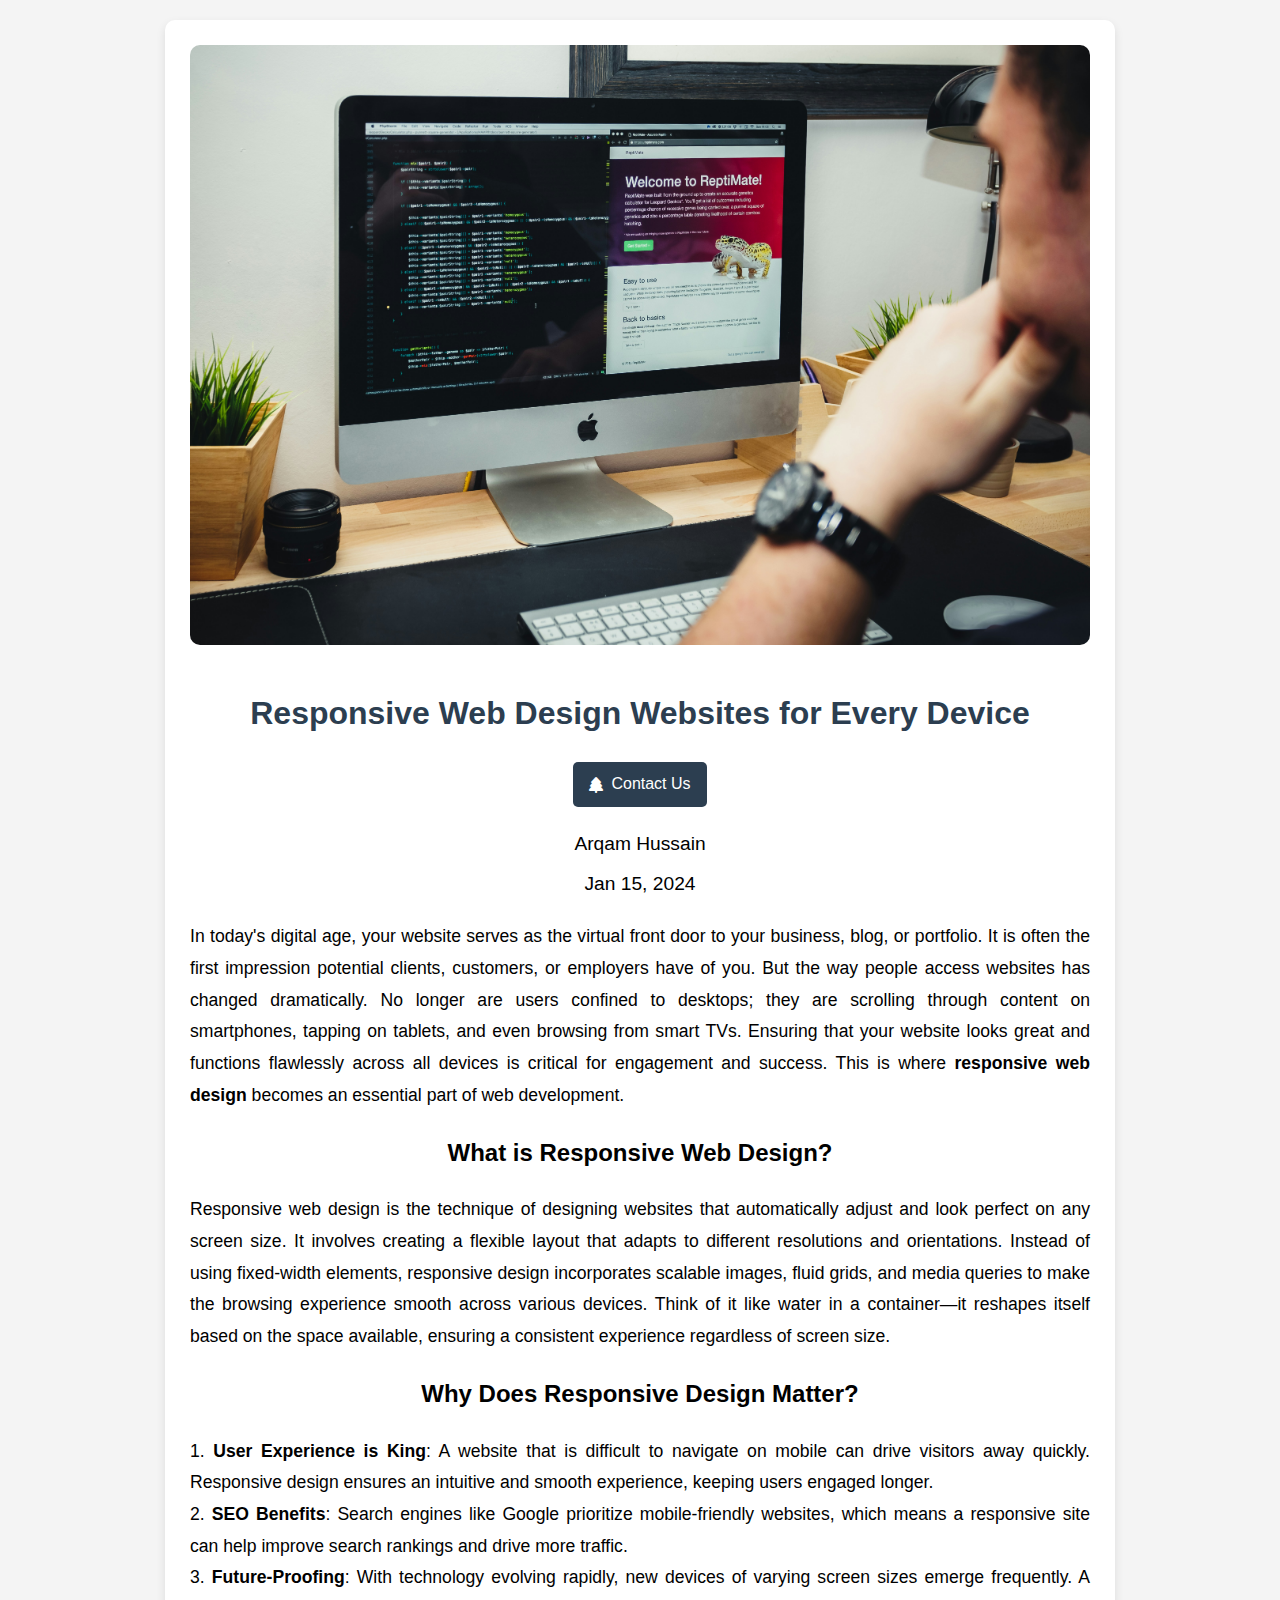
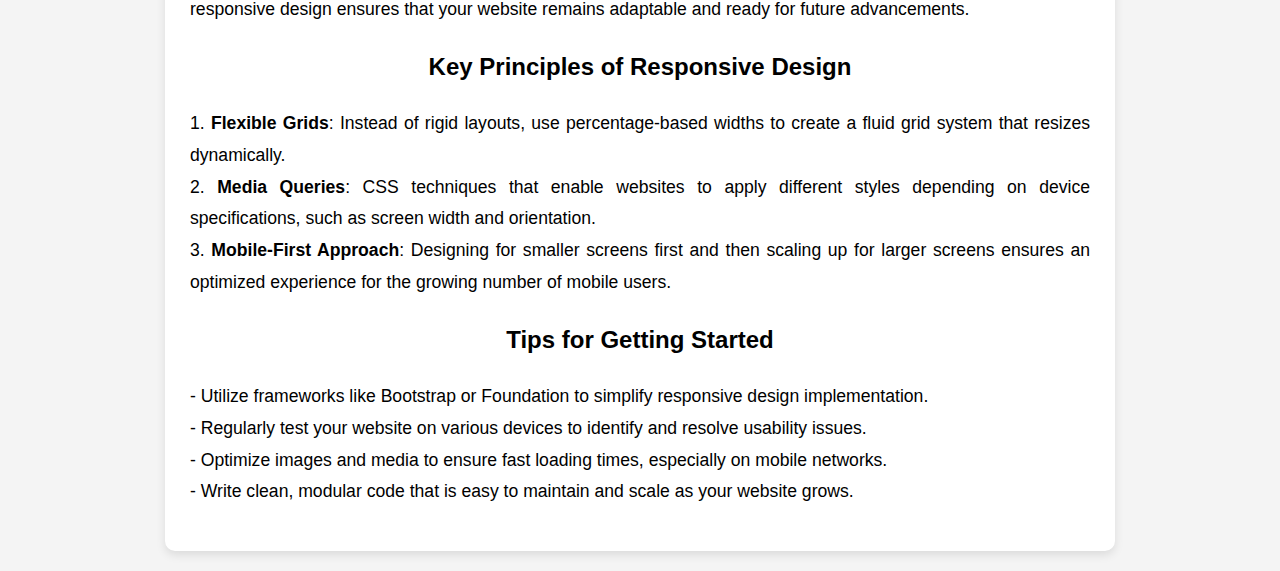
<file: bolg.html>
<!DOCTYPE html>
<html lang="en">
<head>
  <meta charset="UTF-8">
  <meta name="viewport" content="width=device-width, initial-scale=1.0">
  <title>Arqam Hussain</title>
  <link rel="icon" href="./images/dg.jpg" type="image/jpg" sizes="any">
  <!-- Font Awesome for Icons -->
  <link rel="stylesheet" href="https://cdnjs.cloudflare.com/ajax/libs/font-awesome/6.0.0/css/all.min.css">
  <style>
    body {
      font-family: 'Poppins', sans-serif;
      line-height: 1.8;
      margin: 0;
      padding: 0;
      background-color: #f4f4f4;
      color: #333;
    }
    .container {
      max-width: 900px;
      margin: 20px auto;
      padding: 25px;
      background: #fff;
      box-shadow: 0 4px 10px rgba(0, 0, 0, 0.1);
      border-radius: 10px;
      text-align: center;
    }
    .social-links {
      display: flex;
      justify-content: center;
      gap: 20px;
      padding: 15px 0;
      background: #2c3e50;
      border-radius: 10px 10px 0 0;
      flex-wrap: wrap;
    }
    .social-links a {
      color: #fff;
      font-size: 1.8rem;
      transition: color 0.3s ease;
    }
    .social-links a:hover {
      color: #3498db;
    }
    img {
      max-width: 100%;
      height: auto;
      border-radius: 10px;
      margin-bottom: 20px;
    }
    h1 {
      color: #2c3e50;
      font-size: 2rem; /* Smaller title size */
      margin: 10px 0;
    }
    h2 {
      color: #2c3e50;
    }
    p {
      color: #555;
      font-size: 1.1rem;
      text-align: justify;
    }
    .author-date {
      font-size: 1.2rem;
      color: #000; /* Changed to black */
      margin: 15px 0 20px;
      text-align: center; /* Align text to the left */
      display: flex;
      flex-direction: column;
      gap: 5px;
      font-weight: 500;
    }
    .contact-links {
      display: flex;
      justify-content: center;
      gap: 15px;
      margin: 20px 0;
    }
    .contact-links a {
      display: inline-flex;
      align-items: center;
      gap: 8px;
      padding: 8px 16px;
      background-color: #2c3e50;
      color: white;
      text-decoration: none;
      border-radius: 5px;
      transition: background-color 0.3s ease;
    }
    .contact-links a:hover {
      background-color: #3498db;
    }
    @media (max-width: 600px) {
      .social-links {
        flex-direction: column;
        align-items: center;
      }
      .container {
        padding: 15px;
      }
      .contact-links {
        flex-direction: column;
        align-items: center;
      }
    }
  </style>
</head>
<body>
  <div class="container">
    <div class="image-container">
      <img src="./images/andy-holmes-webyw4NsFPg-unsplash.jpg" alt="Responsive Design" class="responsive-image">
    </div>
    <h1 class="title">Responsive Web Design Websites for Every Device</h1>
    <div class="contact-links">
      </a>
      <a href="https://linktr.ee/arqam4" target="_blank">
        <i class="fas fa-tree"></i>
        Contact Us
      </a>
    </div>
    <div class="author-date">
      <span class="author" style="color: #000;">Arqam Hussain</span>
      <span class="date" style="color: #000;">Jan 15, 2024</span>
    </div>
    <p style="color: #000;">In today's digital age, your website serves as the virtual front door to your business, blog, or portfolio. It is often the first impression potential clients, customers, or employers have of you. But the way people access websites has changed dramatically. No longer are users confined to desktops; they are scrolling through content on smartphones, tapping on tablets, and even browsing from smart TVs. Ensuring that your website looks great and functions flawlessly across all devices is critical for engagement and success. This is where <strong>responsive web design</strong> becomes an essential part of web development.</p>
    <h2 style="color: #000;">What is Responsive Web Design?</h2>
    <p style="color: #000;">Responsive web design is the technique of designing websites that automatically adjust and look perfect on any screen size. It involves creating a flexible layout that adapts to different resolutions and orientations. Instead of using fixed-width elements, responsive design incorporates scalable images, fluid grids, and media queries to make the browsing experience smooth across various devices. Think of it like water in a container—it reshapes itself based on the space available, ensuring a consistent experience regardless of screen size.</p>
    <h2 style="color: #000;">Why Does Responsive Design Matter?</h2>
    <p style="color: #000;">1. <strong>User Experience is King</strong>: A website that is difficult to navigate on mobile can drive visitors away quickly. Responsive design ensures an intuitive and smooth experience, keeping users engaged longer.<br>2. <strong>SEO Benefits</strong>: Search engines like Google prioritize mobile-friendly websites, which means a responsive site can help improve search rankings and drive more traffic.<br>3. <strong>Future-Proofing</strong>: With technology evolving rapidly, new devices of varying screen sizes emerge frequently. A responsive design ensures that your website remains adaptable and ready for future advancements.</p>
    <h2 style="color: #000;">Key Principles of Responsive Design</h2>
    <p style="color: #000;">1. <strong>Flexible Grids</strong>: Instead of rigid layouts, use percentage-based widths to create a fluid grid system that resizes dynamically.<br>2. <strong>Media Queries</strong>: CSS techniques that enable websites to apply different styles depending on device specifications, such as screen width and orientation.<br>3. <strong>Mobile-First Approach</strong>: Designing for smaller screens first and then scaling up for larger screens ensures an optimized experience for the growing number of mobile users.</p>
    <h2 style="color: #000;">Tips for Getting Started</h2>
    <p style="color: #000;">- Utilize frameworks like Bootstrap or Foundation to simplify responsive design implementation.<br>- Regularly test your website on various devices to identify and resolve usability issues.<br>- Optimize images and media to ensure fast loading times, especially on mobile networks.<br>- Write clean, modular code that is easy to maintain and scale as your website grows.</p>
  </div>
</body>
</html>
</file>
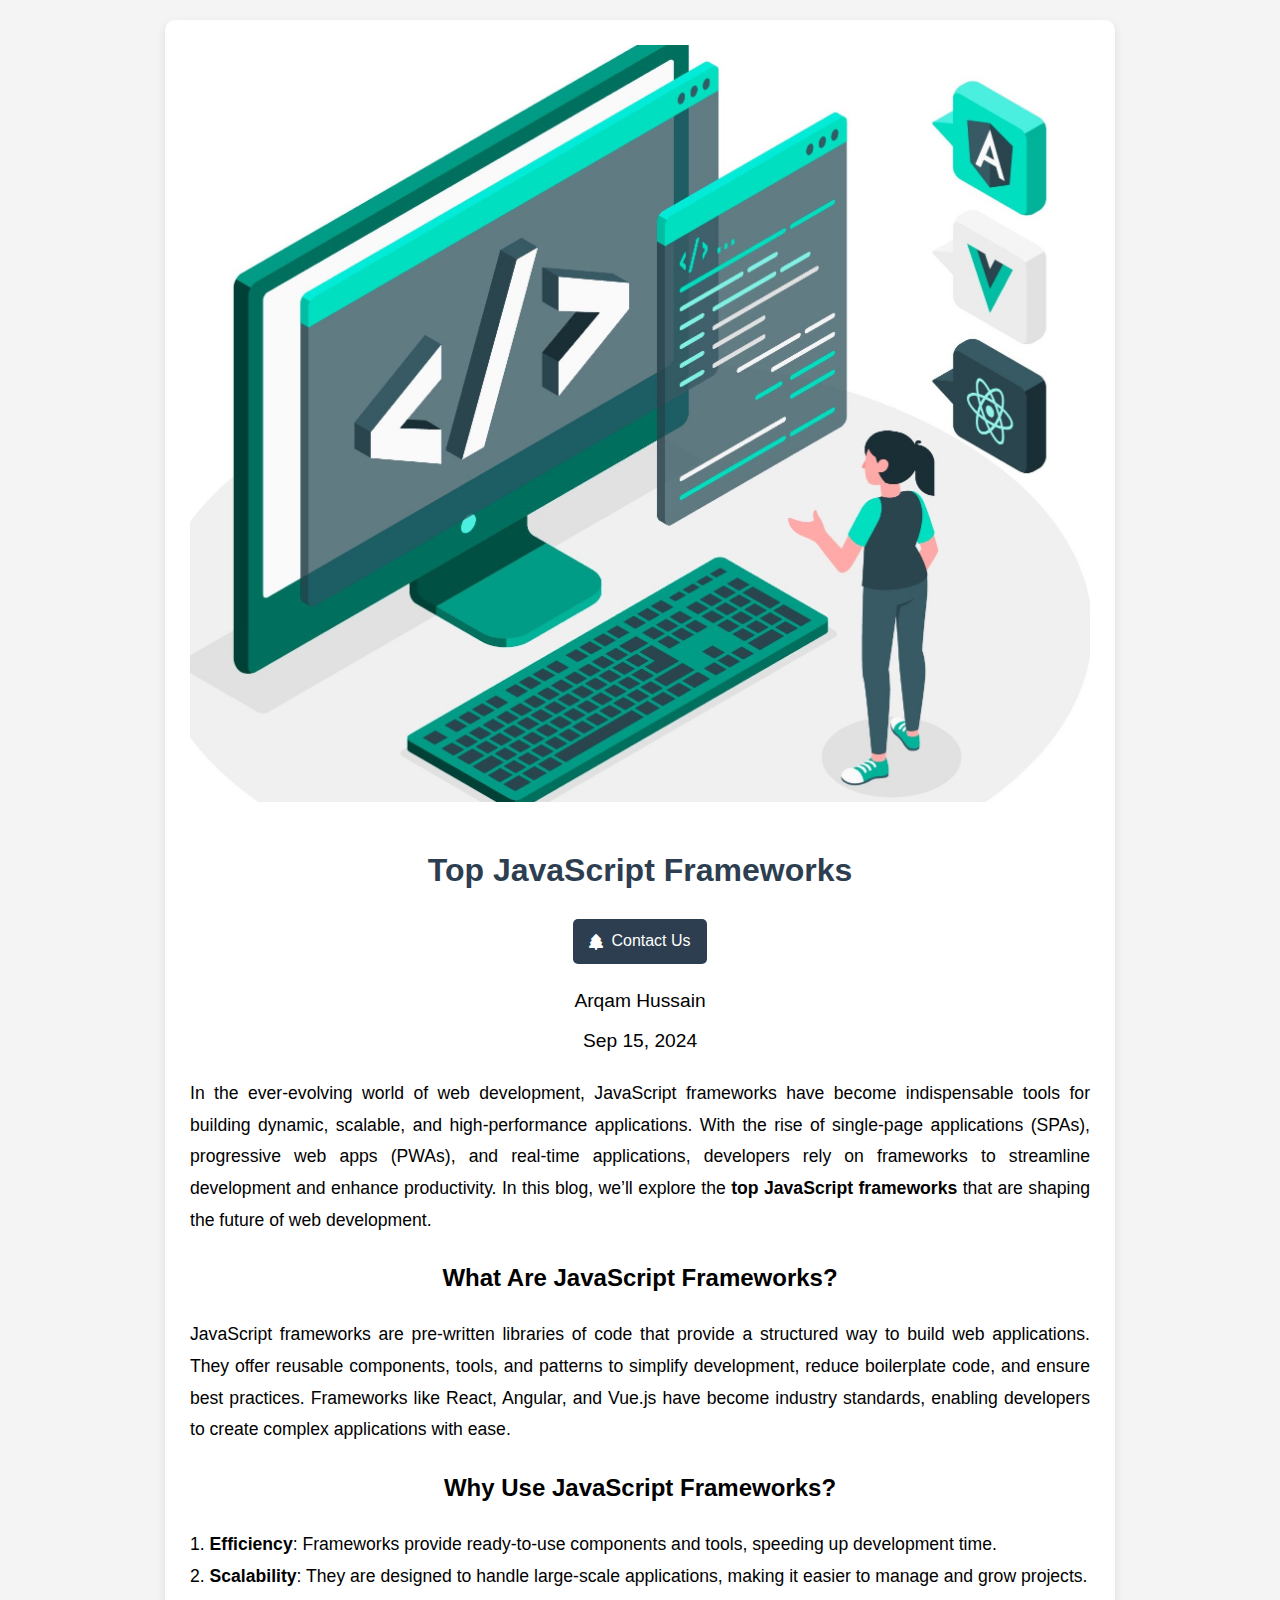
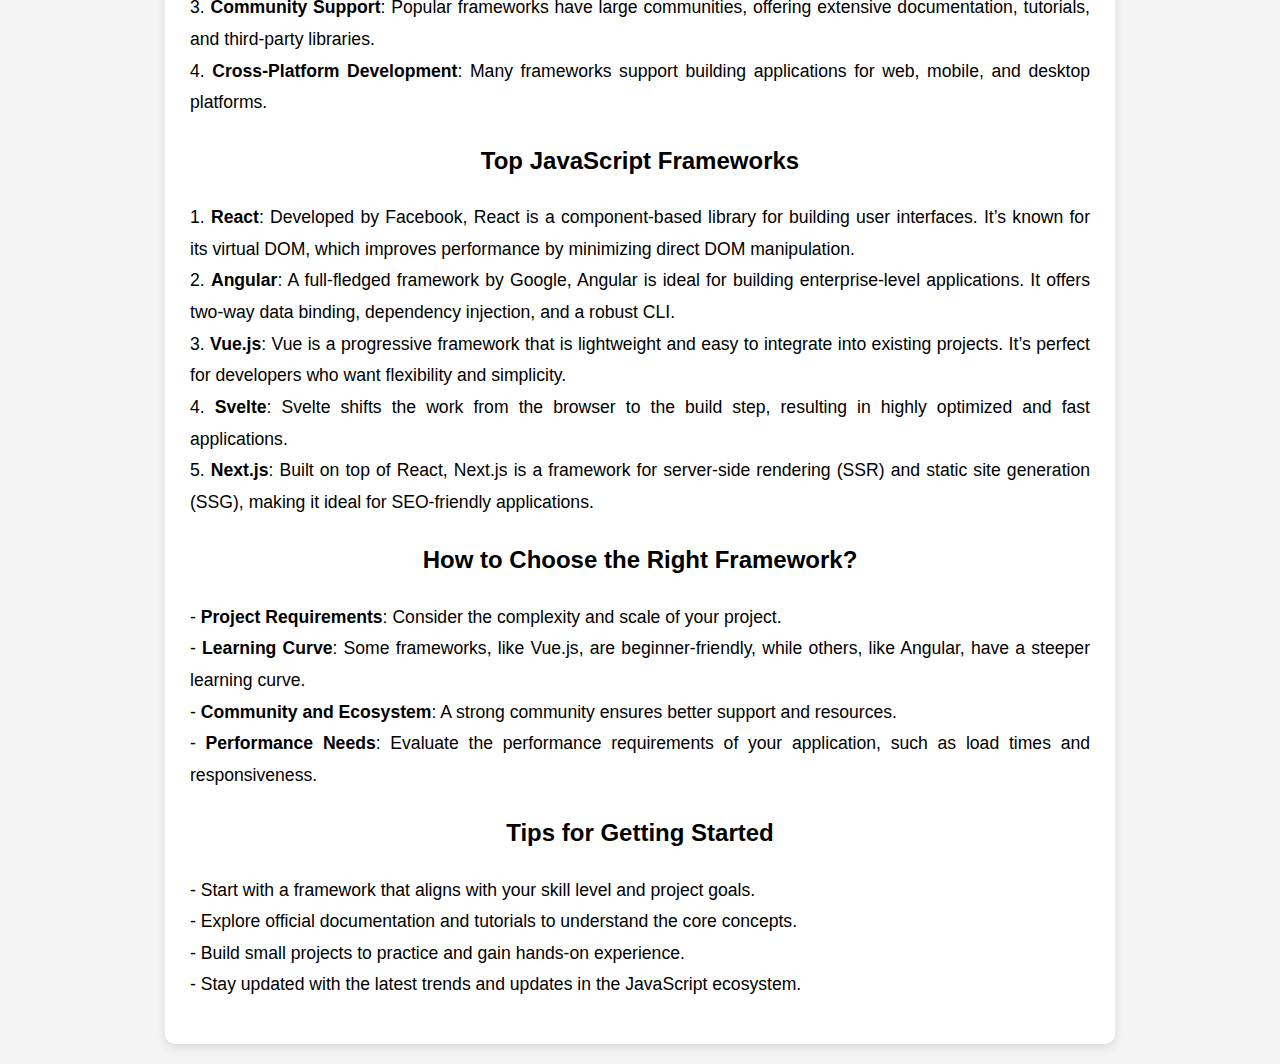
<file: bolg2.html>
<!DOCTYPE html>
<html lang="en">
<head>
  <meta charset="UTF-8">
  <meta name="viewport" content="width=device-width, initial-scale=1.0">
  <title>Arqam Hussain</title>
  <link rel="icon" href="./images/dg.jpg" type="image/jpg" sizes="any">
  <!-- Font Awesome for Icons -->
  <link rel="stylesheet" href="https://cdnjs.cloudflare.com/ajax/libs/font-awesome/6.0.0/css/all.min.css">
  <style>
    body {
      font-family: 'Poppins', sans-serif;
      line-height: 1.8;
      margin: 0;
      padding: 0;
      background-color: #f4f4f4;
      color: #333;
    }
    .container {
      max-width: 900px;
      margin: 20px auto;
      padding: 25px;
      background: #fff;
      box-shadow: 0 4px 10px rgba(0, 0, 0, 0.1);
      border-radius: 10px;
      text-align: center;
    }
    .social-links {
      display: flex;
      justify-content: center;
      gap: 20px;
      padding: 15px 0;
      background: #2c3e50;
      border-radius: 10px 10px 0 0;
      flex-wrap: wrap;
    }
    .social-links a {
      color: #fff;
      font-size: 1.8rem;
      transition: color 0.3s ease;
    }
    .social-links a:hover {
      color: #3498db;
    }
    img {
      max-width: 100%;
      height: auto;
      border-radius: 10px;
      margin-bottom: 20px;
    }
    h1 {
      color: #2c3e50;
      font-size: 2rem;
      margin: 10px 0;
    }
    h2 {
      color: #2c3e50;
      font-size: 1.5rem;
    }
    p {
      color: #555;
      font-size: 1.1rem;
      text-align: justify;
    }
    .author-date {
      font-size: 1.2rem;
      color: #000;
      margin: 15px 0 20px;
      text-align: center;
      display: flex;
      flex-direction: column;
      gap: 5px;
      font-weight: 500;
    }
    .contact-links {
      display: flex;
      justify-content: center;
      gap: 15px;
      margin: 20px 0;
    }
    .contact-links a {
      display: inline-flex;
      align-items: center;
      gap: 8px;
      padding: 8px 16px;
      background-color: #2c3e50;
      color: white;
      text-decoration: none;
      border-radius: 5px;
      transition: background-color 0.3s ease;
    }
    .contact-links a:hover {
      background-color: #3498db;
    }
    /* Responsive Adjustments */
    @media (max-width: 768px) {
      h1 {
        font-size: 1.8rem;
      }
      h2 {
        font-size: 1.3rem;
      }
      p {
        font-size: 1rem;
        text-align: left;
      }
      .container {
        padding: 15px;
        margin: 10px;
      }
      .contact-links {
        flex-direction: column;
        align-items: center;
      }
      .social-links {
        gap: 15px;
      }
      .author-date {
        font-size: 1rem;
      }
    }
    @media (max-width: 480px) {
      h1 {
        font-size: 1.5rem;
      }
      h2 {
        font-size: 1.2rem;
      }
      p {
        font-size: 0.95rem;
      }
      .social-links a {
        font-size: 1.5rem;
      }
      .contact-links a {
        font-size: 0.9rem;
        padding: 6px 12px;
      }
    }
  </style>
</head>
<body>
  <div class="container">
    <div class="image-container">
      <img src="./images/6184436_3094293.jpg" alt="JavaScript Frameworks" class="responsive-image">
    </div>
    <h1 class="title">Top JavaScript Frameworks</h1>
    <div class="contact-links">
      <a href="https://linktr.ee/arqam4" target="_blank">
        <i class="fas fa-tree"></i>
        Contact Us
      </a>
    </div>
    <div class="author-date">
      <span class="author" style="color: #000;">Arqam Hussain</span>
      <span class="date" style="color: #000;">Sep 15, 2024</span>
    </div>
    <p style="color: #000;">In the ever-evolving world of web development, JavaScript frameworks have become indispensable tools for building dynamic, scalable, and high-performance applications. With the rise of single-page applications (SPAs), progressive web apps (PWAs), and real-time applications, developers rely on frameworks to streamline development and enhance productivity. In this blog, we’ll explore the <strong>top JavaScript frameworks</strong> that are shaping the future of web development.</p>
    <h2 style="color: #000;">What Are JavaScript Frameworks?</h2>
    <p style="color: #000;">JavaScript frameworks are pre-written libraries of code that provide a structured way to build web applications. They offer reusable components, tools, and patterns to simplify development, reduce boilerplate code, and ensure best practices. Frameworks like React, Angular, and Vue.js have become industry standards, enabling developers to create complex applications with ease.</p>
    <h2 style="color: #000;">Why Use JavaScript Frameworks?</h2>
    <p style="color: #000;">1. <strong>Efficiency</strong>: Frameworks provide ready-to-use components and tools, speeding up development time.<br>2. <strong>Scalability</strong>: They are designed to handle large-scale applications, making it easier to manage and grow projects.<br>3. <strong>Community Support</strong>: Popular frameworks have large communities, offering extensive documentation, tutorials, and third-party libraries.<br>4. <strong>Cross-Platform Development</strong>: Many frameworks support building applications for web, mobile, and desktop platforms.</p>
    <h2 style="color: #000;">Top JavaScript Frameworks</h2>
    <p style="color: #000;">1. <strong>React</strong>: Developed by Facebook, React is a component-based library for building user interfaces. It’s known for its virtual DOM, which improves performance by minimizing direct DOM manipulation.<br>2. <strong>Angular</strong>: A full-fledged framework by Google, Angular is ideal for building enterprise-level applications. It offers two-way data binding, dependency injection, and a robust CLI.<br>3. <strong>Vue.js</strong>: Vue is a progressive framework that is lightweight and easy to integrate into existing projects. It’s perfect for developers who want flexibility and simplicity.<br>4. <strong>Svelte</strong>: Svelte shifts the work from the browser to the build step, resulting in highly optimized and fast applications.<br>5. <strong>Next.js</strong>: Built on top of React, Next.js is a framework for server-side rendering (SSR) and static site generation (SSG), making it ideal for SEO-friendly applications.</p>
    <h2 style="color: #000;">How to Choose the Right Framework?</h2>
    <p style="color: #000;">- <strong>Project Requirements</strong>: Consider the complexity and scale of your project.<br>- <strong>Learning Curve</strong>: Some frameworks, like Vue.js, are beginner-friendly, while others, like Angular, have a steeper learning curve.<br>- <strong>Community and Ecosystem</strong>: A strong community ensures better support and resources.<br>- <strong>Performance Needs</strong>: Evaluate the performance requirements of your application, such as load times and responsiveness.</p>
    <h2 style="color: #000;">Tips for Getting Started</h2>
    <p style="color: #000;">- Start with a framework that aligns with your skill level and project goals.<br>- Explore official documentation and tutorials to understand the core concepts.<br>- Build small projects to practice and gain hands-on experience.<br>- Stay updated with the latest trends and updates in the JavaScript ecosystem.</p>
  </div>
</body>
</html>
</file>
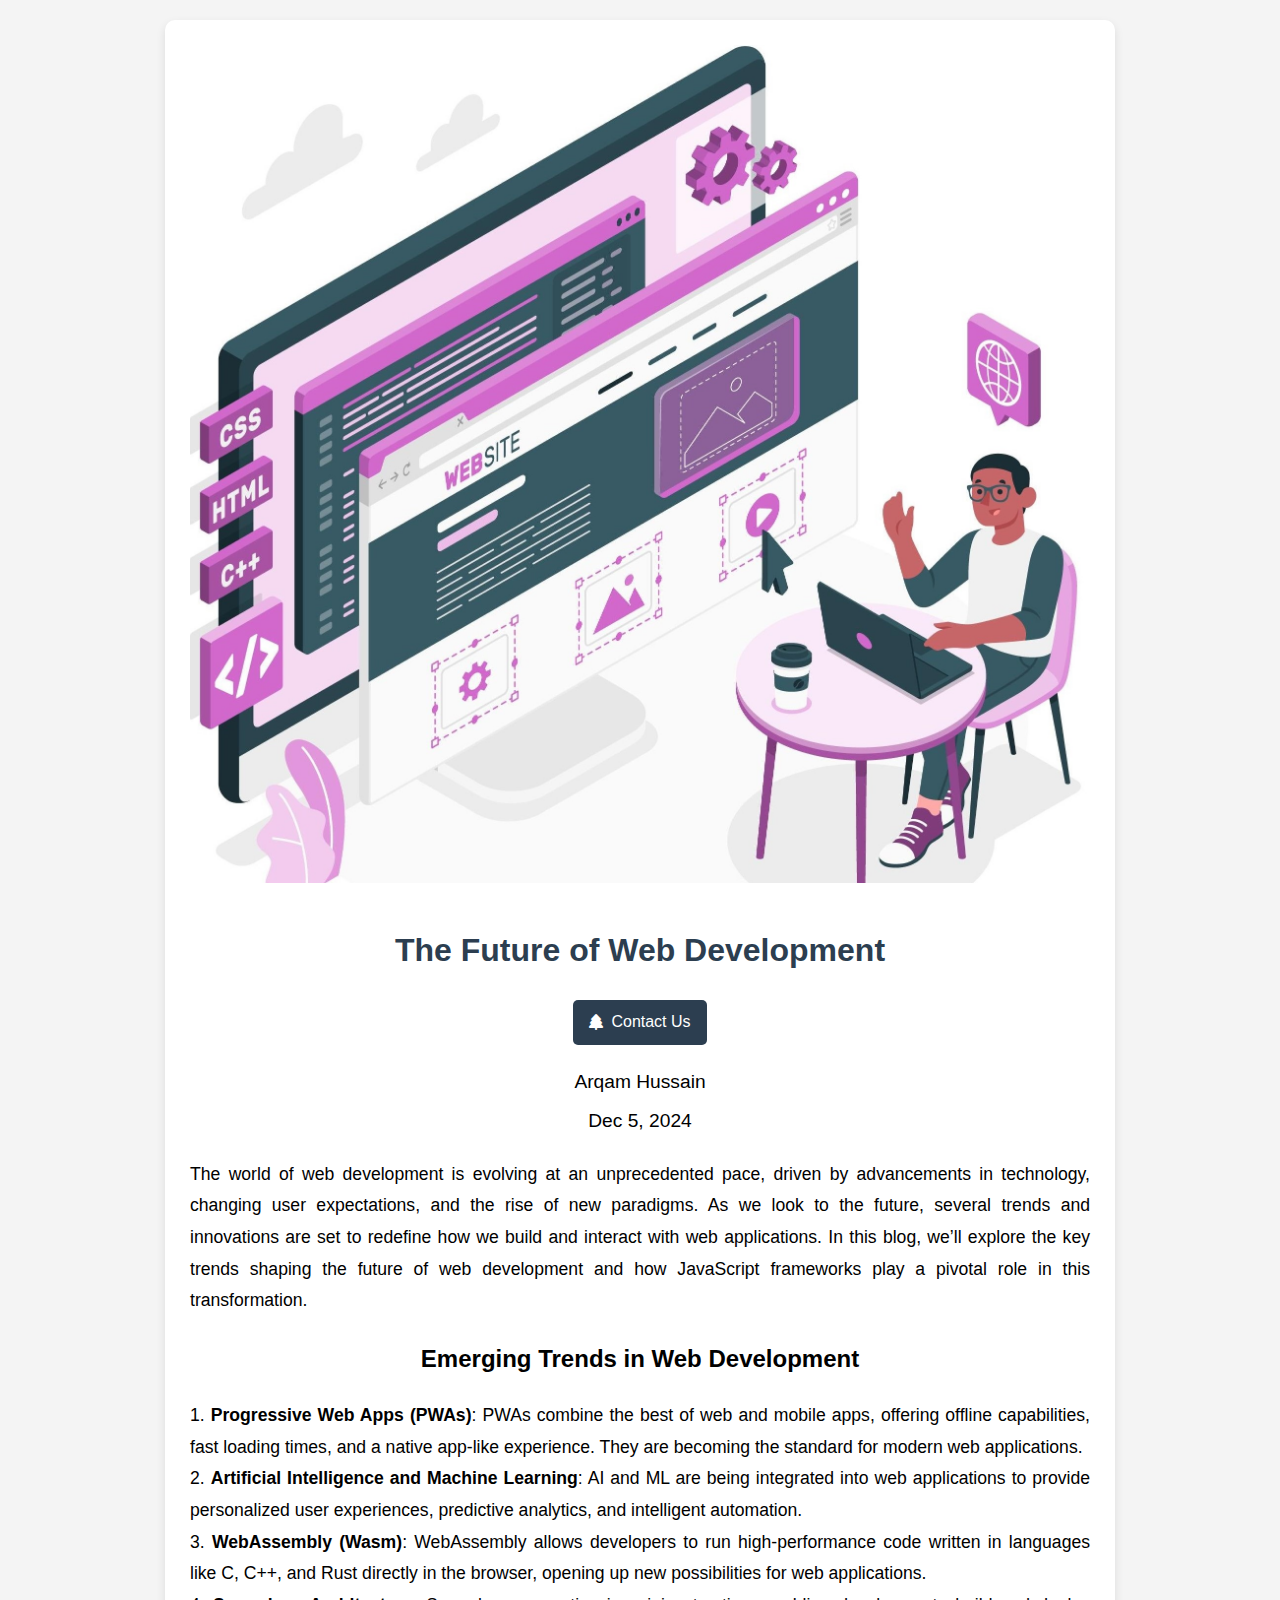
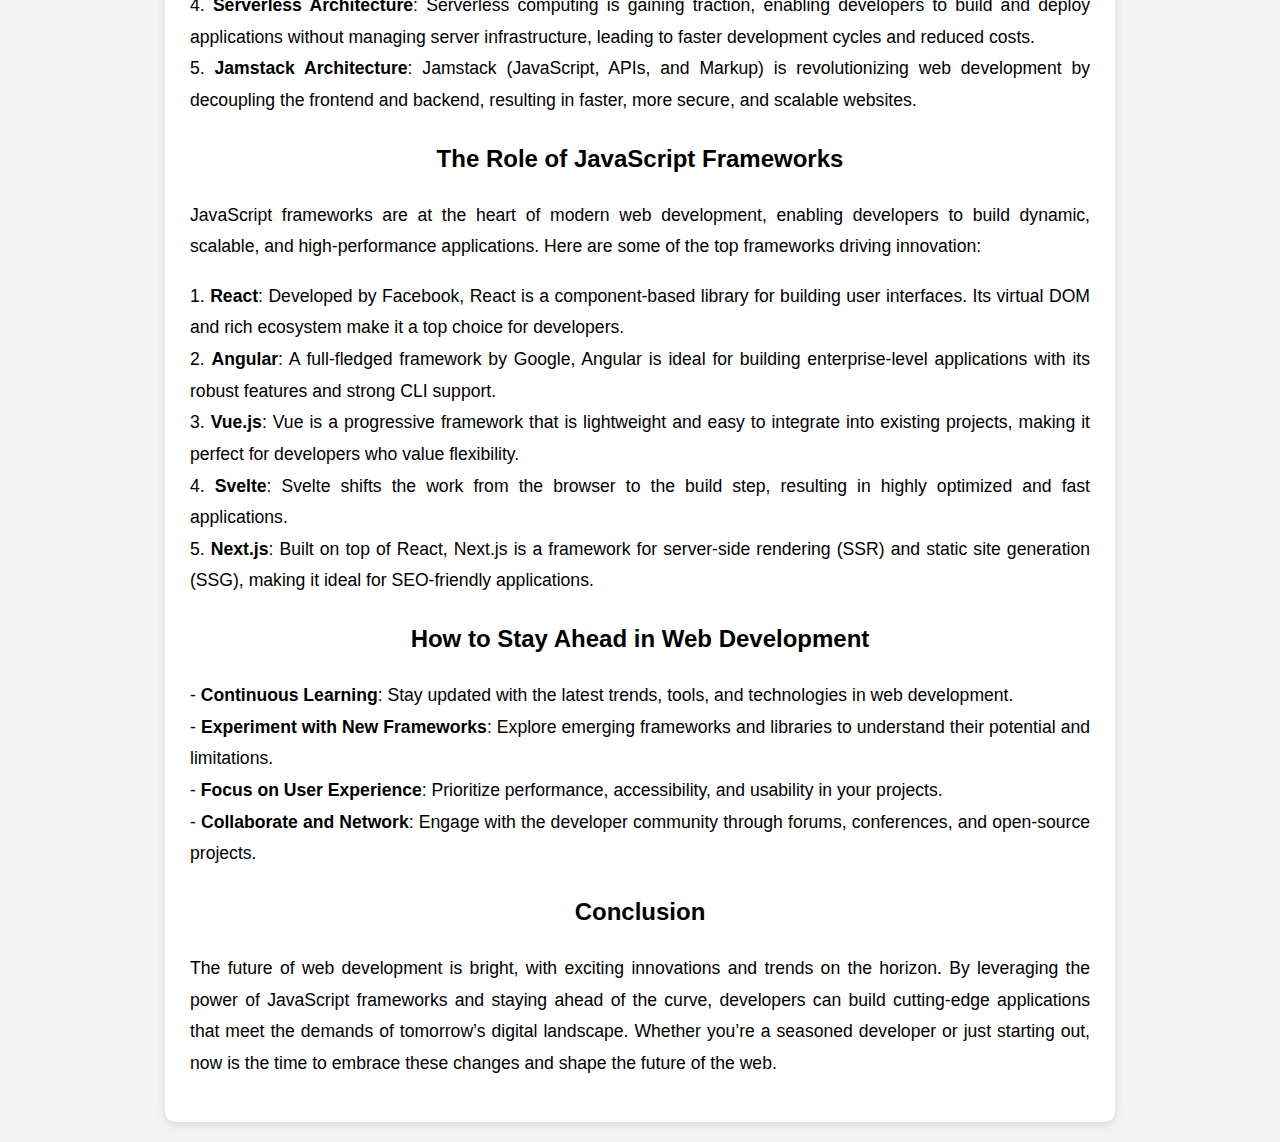
<file: bolg3.html>
<!DOCTYPE html>
<html lang="en">
<head>
  <meta charset="UTF-8">
  <meta name="viewport" content="width=device-width, initial-scale=1.0">
  <title>The Future of Web Development</title>
  <link rel="icon" href="./images/dg.jpg" type="image/jpg" sizes="any">
  <!-- Font Awesome for Icons -->
  <link rel="stylesheet" href="https://cdnjs.cloudflare.com/ajax/libs/font-awesome/6.0.0/css/all.min.css">
  <style>
    body {
      font-family: 'Poppins', sans-serif;
      line-height: 1.8;
      margin: 0;
      padding: 0;
      background-color: #f4f4f4;
      color: #333;
    }
    .container {
      max-width: 900px;
      margin: 20px auto;
      padding: 25px;
      background: #fff;
      box-shadow: 0 4px 10px rgba(0, 0, 0, 0.1);
      border-radius: 10px;
      text-align: center;
    }
    .social-links {
      display: flex;
      justify-content: center;
      gap: 20px;
      padding: 15px 0;
      background: #2c3e50;
      border-radius: 10px 10px 0 0;
      flex-wrap: wrap;
    }
    .social-links a {
      color: #fff;
      font-size: 1.8rem;
      transition: color 0.3s ease;
    }
    .social-links a:hover {
      color: #3498db;
    }
    img {
      max-width: 100%;
      height: auto;
      border-radius: 10px;
      margin-bottom: 20px;
    }
    h1 {
      color: #2c3e50;
      font-size: 2rem;
      margin: 10px 0;
    }
    h2 {
      color: #2c3e50;
      font-size: 1.5rem;
    }
    p {
      color: #555;
      font-size: 1.1rem;
      text-align: justify;
    }
    .author-date {
      font-size: 1.2rem;
      color: #000;
      margin: 15px 0 20px;
      text-align: center;
      display: flex;
      flex-direction: column;
      gap: 5px;
      font-weight: 500;
    }
    .contact-links {
      display: flex;
      justify-content: center;
      gap: 15px;
      margin: 20px 0;
    }
    .contact-links a {
      display: inline-flex;
      align-items: center;
      gap: 8px;
      padding: 8px 16px;
      background-color: #2c3e50;
      color: white;
      text-decoration: none;
      border-radius: 5px;
      transition: background-color 0.3s ease;
    }
    .contact-links a:hover {
      background-color: #3498db;
    }
    /* Responsive Adjustments */
    @media (max-width: 768px) {
      h1 {
        font-size: 1.8rem;
      }
      h2 {
        font-size: 1.3rem;
      }
      p {
        font-size: 1rem;
        text-align: left;
      }
      .container {
        padding: 15px;
        margin: 10px;
      }
      .contact-links {
        flex-direction: column;
        align-items: center;
      }
      .social-links {
        gap: 15px;
      }
      .author-date {
        font-size: 1rem;
      }
    }
    @media (max-width: 480px) {
      h1 {
        font-size: 1.5rem;
      }
      h2 {
        font-size: 1.2rem;
      }
      p {
        font-size: 0.95rem;
      }
      .social-links a {
        font-size: 1.5rem;
      }
      .contact-links a {
        font-size: 0.9rem;
        padding: 6px 12px;
      }
    }
  </style>
</head>
<body>
  <div class="container">
    <div class="image-container">
      <img src="./images/11641810_4758689.jpg" alt="The Future of Web Development" class="responsive-image">
    </div>
    <h1 class="title">The Future of Web Development</h1>
    <div class="contact-links">
      <a href="https://linktr.ee/arqam4" target="_blank">
        <i class="fas fa-tree"></i>
        Contact Us
      </a>
    </div>
    <div class="author-date">
      <span class="author" style="color: #000;">Arqam Hussain</span>
      <span class="date" style="color: #000;">Dec 5, 2024</span>
    </div>
    <p style="color: #000;">The world of web development is evolving at an unprecedented pace, driven by advancements in technology, changing user expectations, and the rise of new paradigms. As we look to the future, several trends and innovations are set to redefine how we build and interact with web applications. In this blog, we’ll explore the key trends shaping the future of web development and how JavaScript frameworks play a pivotal role in this transformation.</p>
    <h2 style="color: #000;">Emerging Trends in Web Development</h2>
    <p style="color: #000;">1. <strong>Progressive Web Apps (PWAs)</strong>: PWAs combine the best of web and mobile apps, offering offline capabilities, fast loading times, and a native app-like experience. They are becoming the standard for modern web applications.<br>2. <strong>Artificial Intelligence and Machine Learning</strong>: AI and ML are being integrated into web applications to provide personalized user experiences, predictive analytics, and intelligent automation.<br>3. <strong>WebAssembly (Wasm)</strong>: WebAssembly allows developers to run high-performance code written in languages like C, C++, and Rust directly in the browser, opening up new possibilities for web applications.<br>4. <strong>Serverless Architecture</strong>: Serverless computing is gaining traction, enabling developers to build and deploy applications without managing server infrastructure, leading to faster development cycles and reduced costs.<br>5. <strong>Jamstack Architecture</strong>: Jamstack (JavaScript, APIs, and Markup) is revolutionizing web development by decoupling the frontend and backend, resulting in faster, more secure, and scalable websites.</p>
    <h2 style="color: #000;">The Role of JavaScript Frameworks</h2>
    <p style="color: #000;">JavaScript frameworks are at the heart of modern web development, enabling developers to build dynamic, scalable, and high-performance applications. Here are some of the top frameworks driving innovation:</p>
    <p style="color: #000;">1. <strong>React</strong>: Developed by Facebook, React is a component-based library for building user interfaces. Its virtual DOM and rich ecosystem make it a top choice for developers.<br>2. <strong>Angular</strong>: A full-fledged framework by Google, Angular is ideal for building enterprise-level applications with its robust features and strong CLI support.<br>3. <strong>Vue.js</strong>: Vue is a progressive framework that is lightweight and easy to integrate into existing projects, making it perfect for developers who value flexibility.<br>4. <strong>Svelte</strong>: Svelte shifts the work from the browser to the build step, resulting in highly optimized and fast applications.<br>5. <strong>Next.js</strong>: Built on top of React, Next.js is a framework for server-side rendering (SSR) and static site generation (SSG), making it ideal for SEO-friendly applications.</p>
    <h2 style="color: #000;">How to Stay Ahead in Web Development</h2>
    <p style="color: #000;">- <strong>Continuous Learning</strong>: Stay updated with the latest trends, tools, and technologies in web development.<br>- <strong>Experiment with New Frameworks</strong>: Explore emerging frameworks and libraries to understand their potential and limitations.<br>- <strong>Focus on User Experience</strong>: Prioritize performance, accessibility, and usability in your projects.<br>- <strong>Collaborate and Network</strong>: Engage with the developer community through forums, conferences, and open-source projects.</p>
    <h2 style="color: #000;">Conclusion</h2>
    <p style="color: #000;">The future of web development is bright, with exciting innovations and trends on the horizon. By leveraging the power of JavaScript frameworks and staying ahead of the curve, developers can build cutting-edge applications that meet the demands of tomorrow’s digital landscape. Whether you’re a seasoned developer or just starting out, now is the time to embrace these changes and shape the future of the web.</p>
  </div>
</body>
</html>
</file>
<file: css/style.css>
/* appling google font over the website  */
body{
    font-family: 'Josefin Sans', sans-serif;
    font-weight: 400;
}
/* styling menu icon */
.nav-menu{
    border: none;
    background-color: #fff;
    font-size: 1.5rem;
    color: #fca61f;
}
/* styling navbar links  */
.navbar-nav a{
    color: black;
    position: relative;
}
.navbar-nav a:hover{
    color: #fca61f;
}
.navbar-nav a:after {    
    background: none repeat scroll 0 0 transparent;
    bottom: 0;
    content: "";
    display: block;
    height: 2px;
    left: 50%;
    top: 35px;
    position: absolute;
    background: #fca61f;
    transition: width 0.3s ease 0s, left 0.3s ease 0s;
    width: 0;
  }
.navbar-nav a:hover:after { 
    width: 100%; 
    left: 0; 
  }
  /* styling contact btn  */
.c-btn{
    border: none;
    background: #fca61f;
    color: #fff;
    font-size: 1.2rem;
}
/* styling home section starts */
.home{
    background: linear-gradient(33deg, rgba(242,242,255,1) 0%, rgba(235,249,255,1) 100%);
    padding: 30px 0px 10px 0px;
}
.home h2{
    font-size: 3rem;
    line-height: 4rem;
}
.c-orange{
    color: #6f34fe;
    font-weight: 700;
    font-size: 4rem;
}
.home p{
    width: fit-content;
    margin-top: 1rem;
    font-size: 1.2rem;
}
.h-btn:hover{
    background: #6f34fe;
    color: #fff;
    transform: translateY(-20px);
    transition-duration: 1s;
}
.link{
    text-decoration: none;
    font-size: 1.2rem;
    color: #fca61f;
    position: relative;
}
.link::after{
    content: '';
    position: absolute;
    width: 100%;
    transform: scaleX(0);
    height: 2px;
    bottom: 0;
    left: 0;
    top: 20px;
    background-color: #6f34fe;
    transform-origin: bottom right;
    transition: transform 0.25s ease-out;
}
.link:hover{
    color: #6f34fe;
}
.link:hover::after{
    transform: scaleX(1);
    transform-origin: bottom left;
}
/* adding animation to home section image  */
.home img{
    animation: floatimg 4s ease-in-out infinite;
}

@keyframes floatimg {
    0%{
        transform: translateX(0);
    }
    50%{
        transform: translateX(-24px);
    }
    100%{
        transform: translateX(0);
    }
}

/* expertise section starts */
.heading small{
    color: #6f34fe;
    font-size: 1.5rem;
    font-weight: 600;
}
.heading h3{
    margin-top: 0.5rem;
    color: #3f396d;
    font-size: 2.5rem;
    font-weight: 700;
}
.expertise h4{
    color: #3f396d;
    font-weight: 700;
}
.expertise a{
    text-decoration: none;
    color: #fca61f;
}
.expertise a:hover{
    color: #6f34fe;
}
.expertise .service-card{
    text-align: center;
    padding: 15px 15px;
    border-radius: 0.7rem;
}

/* skill section starts */
.skill{
    background-color: rgb(234, 234, 249);
}
.progress-card{
    padding: 12% 10% 10% 15%;
    background-color: #fff;
    text-align: center;
    border-radius: 10%;
}
.progress-card:hover{
    transform: scale(1.1,1.1);
    transition-duration: 0.6s;
}
.circular-progress{
    position: relative;
    height: 130px;
    width: 130px;
    border-radius: 50%;
    background: conic-gradient(#7d2ae8 3.6deg, #ededed 0deg);
    display: flex;
    align-items: center;
    justify-content: center;
}
.circular-progress::before{
    content: "";
    position: absolute;
    height: 120px;
    width: 120px;
    border-radius: 50%;
    background-color: #fff;
}
.progress-value{
    position: relative;
    font-size: 1.5rem;
    font-weight: 600;
}
.html-progress{
    color: #fca61f;
}
.javascript-progress{
    color: #6f34fe;
}
.php-progress{
    color: #20c997;
}
.reactjs-progress{
    color: #3f396d;
}
.text{
    font-size: 1.2rem;
    font-weight: 500;
}
.heading p{
    font-size: 1.3rem;
}

/* portfolio section starts */
#myBtnContainer{
    margin-bottom: 45px;
}
#myBtnContainer button{
  border: none;
  color: black;
  background: transparent;
  font-size: 20px;
  font-weight: 600;
  cursor: pointer;   
  display: inline-block;
  margin: 0 25px;
}
#myBtnContainer button:hover{
    color: #fca61f;
}

#myBtnContainer button:focus{
    outline: none;
}
.post .content h4{
    font-size: 1rem;
    font-weight: 700;
}
.post .card{
    border: none;
}

/* testimonial section starts */
.testimonial img:hover{
    transform: scale(1.2,1.2);
    transition-duration: 1s;
}
.testimonial h4{
    color: #3f396d;
}
.testimonial i{
    font-size: 2.9rem;
    color: #fca61f;
    
}
.testimonial .nextprev-btn{
    border: none;
    background-color: #fff;
}
.prev:hover,.prev-btn:hover{
    color:#6f34fe;
    transform: translateX(-10px);
    transition-duration: 1s;
}
.next:hover,.next-btn:hover{
    color:#6f34fe;
    transform: translateX(10px);
    transition-duration: 1s;
}

/* blog section starts */
.blog{
    background-color: #f2f2ff;
}
.blog .blogpost .card{
    border: none;
    border-radius: 5%;
}
.nav-bg{
    background-color: #fff;
}

.blog .blogpost small{
    color: #6f34fe;
    font-size: 1.1rem;
}
.blog .blogpost h4,.blogpost a{
    color: #3f396d;
    font-weight: 700;
    margin-top: 1rem;
    text-decoration: none;
}
.blogpost a:hover{
    color: #fca61f;
}
.blog .blogpost .read-more-btn{
    text-decoration: none;
    color: #fca61f;
    font-size: 1.1rem;
}
.blog .blogpost .read-more-btn:hover{
    color: #6f34fe;
}
/* styling modal group  */
.btn-c{
    margin-left: 94%;
    background-color: transparent;
    border: none;
    color: #fff;
    font-size: 2rem;
    margin-top: -3%;
}
.btn-c i{
    color: #fca61f;
}
.modal-body .content span{
    font-size: 1rem;
}
.modal-body .content small{
    font-size: 1rem;
    color: #6f34fe;
}
/* contact section starts */
.contact{
    background-color: #f3f3f3;
}
.contact-details i{
    font-size: 1.5rem;
    color: #fca61f;
}
.contact-details p{
    font-size: 1.2rem;
    margin-left: 1rem;
}
.contact-form .form-control:focus{
    box-shadow: none;
    border: 1px solid #fca61f;
}
.contact-form .form-control{
    padding: 10px 10px;
    width: 80%;
}

/* footer section starts */
footer{
    background-color: #211e39;
}

footer .link-group a{
    margin-left: 10px;
    margin-right: 10px;
    text-decoration: none;
    color: #6c757d;
    font-size: 1.1rem;
    margin-top: 1rem;
}
footer .link-group a:hover{
    color: #fca61f;
}
.social-links button{
    border: none;
    margin-right: 1rem;
    font-size: 1.2rem;
    background-color: #fff;
    padding: 14px 15px 10px 15px;
}
.social-links .dribble{
    color: #f33a7e;
}
.social-links button:hover{
    color: #fff;
    transform: translateY(-20px);
    transition-duration: 1s;
}
.social-links .dribble:hover{
    background-color: #f33a7e;
}
.social-links .whatsapp{
    color: #25D366;
}
.social-links .whatsapp:hover{
    background-color: #25D366;
}
.social-links .behance{
    color: #255afc;
}
.social-links .behance:hover{
    background-color: #255afc;
}

/* styling back to top button */
#btn-back-to-top {
    position: fixed;
    bottom: 40px;
    right: 40px;
    display: none;
    font-size: 1.4rem;
    background-color: #fca61f;
    color: #fff;
    animation: pulse 3s infinite;
}
/* Home Section Styles */
.home {
    padding: 4rem 0;
  }
  
  .home h2 {
    font-size: 2.5rem;
    font-weight: 700;
    margin-bottom: 1rem;
    color: #3f396d; /* Default text color */
  }
  
  .home p {
    font-size: 1.1rem;
    color: #6c757d; /* Bootstrap's muted text color */
    margin-bottom: 2rem;
  }
  
  /* Hire Me Button */
  .c-btn {
    background-color: #6a11cb; /* Purple color */
    color: white;
    font-weight: 500;
    border: none;
    transition: background-color 0.3s ease;
  }
  
  .c-btn:hover {
    background-color: #4d0a9b; /* Darker purple on hover */
  }
  
  /* See My Work Link */
  .link {
    color: #6a11cb; /* Purple color */
    font-weight: 500;
    text-decoration: none;
    transition: color 0.3s ease;
  }
  
  .link:hover {
    color: #4d0a9b; /* Darker purple on hover */
  }
  
  /* Media Queries for Mobile Responsiveness */
  @media (max-width: 768px) {
    .home h2 {
      font-size: 2rem; /* Smaller font size for mobile */
    }
  
    .home p {
      font-size: 1rem; /* Smaller font size for mobile */
    }
  
    .c-btn {
      width: 100%; /* Full-width button on mobile */
      margin-bottom: 1rem; /* Add spacing between buttons */
    }
  
    .link {
      display: block; /* Ensure link is visible on mobile */
      text-align: center; /* Center-align link */
    }
  }
</file>
